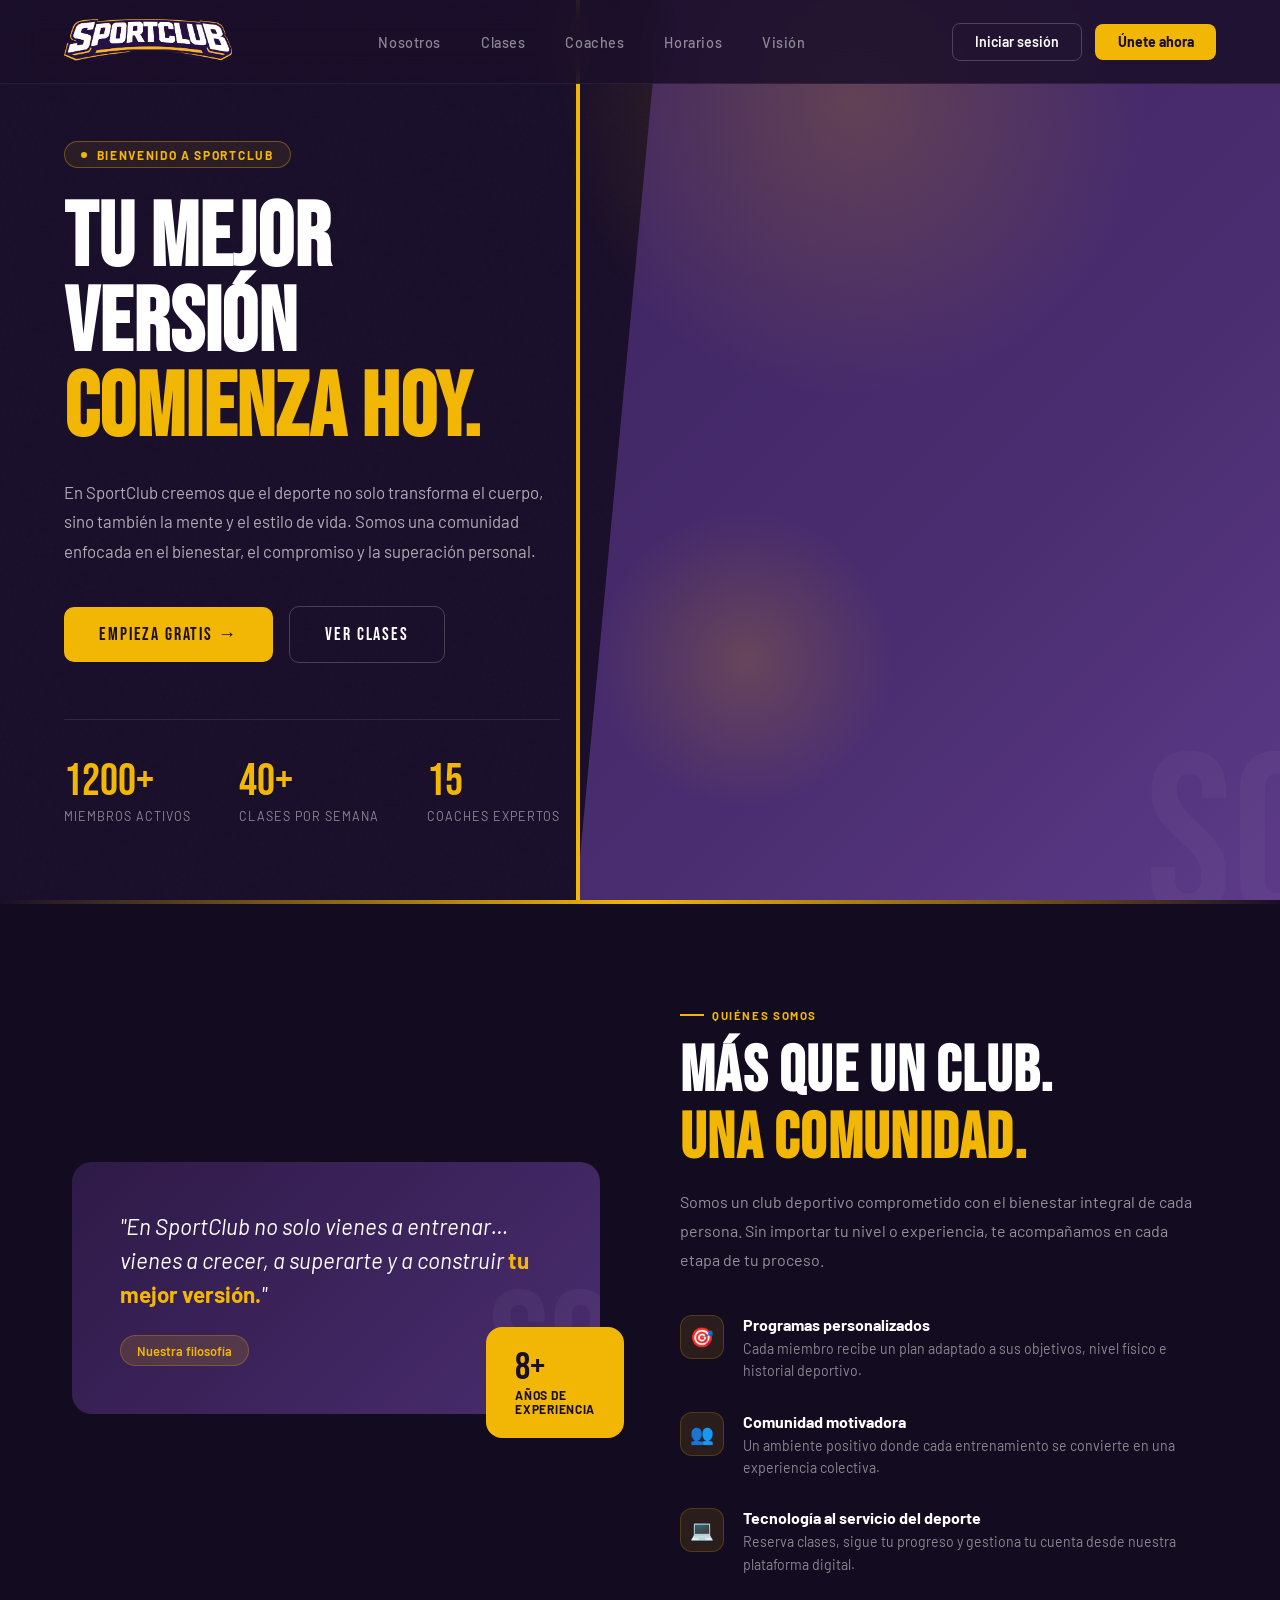
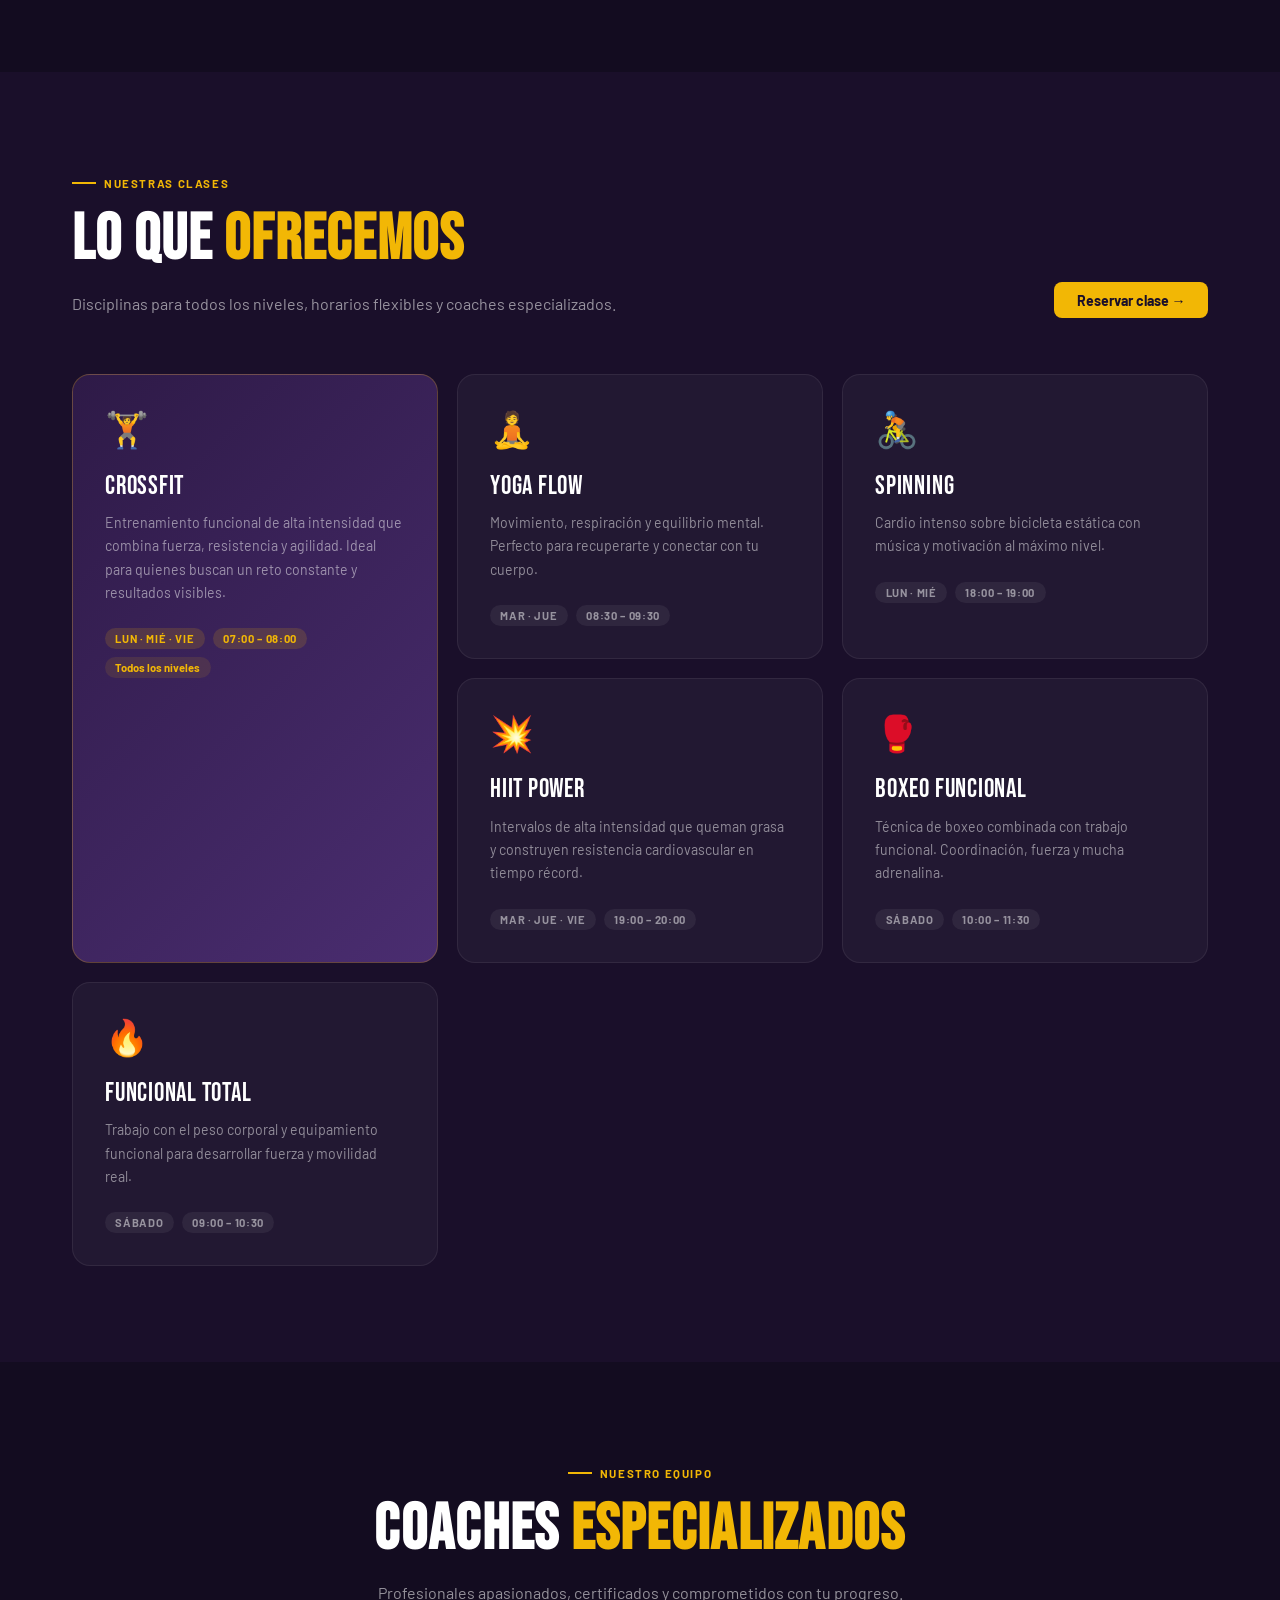
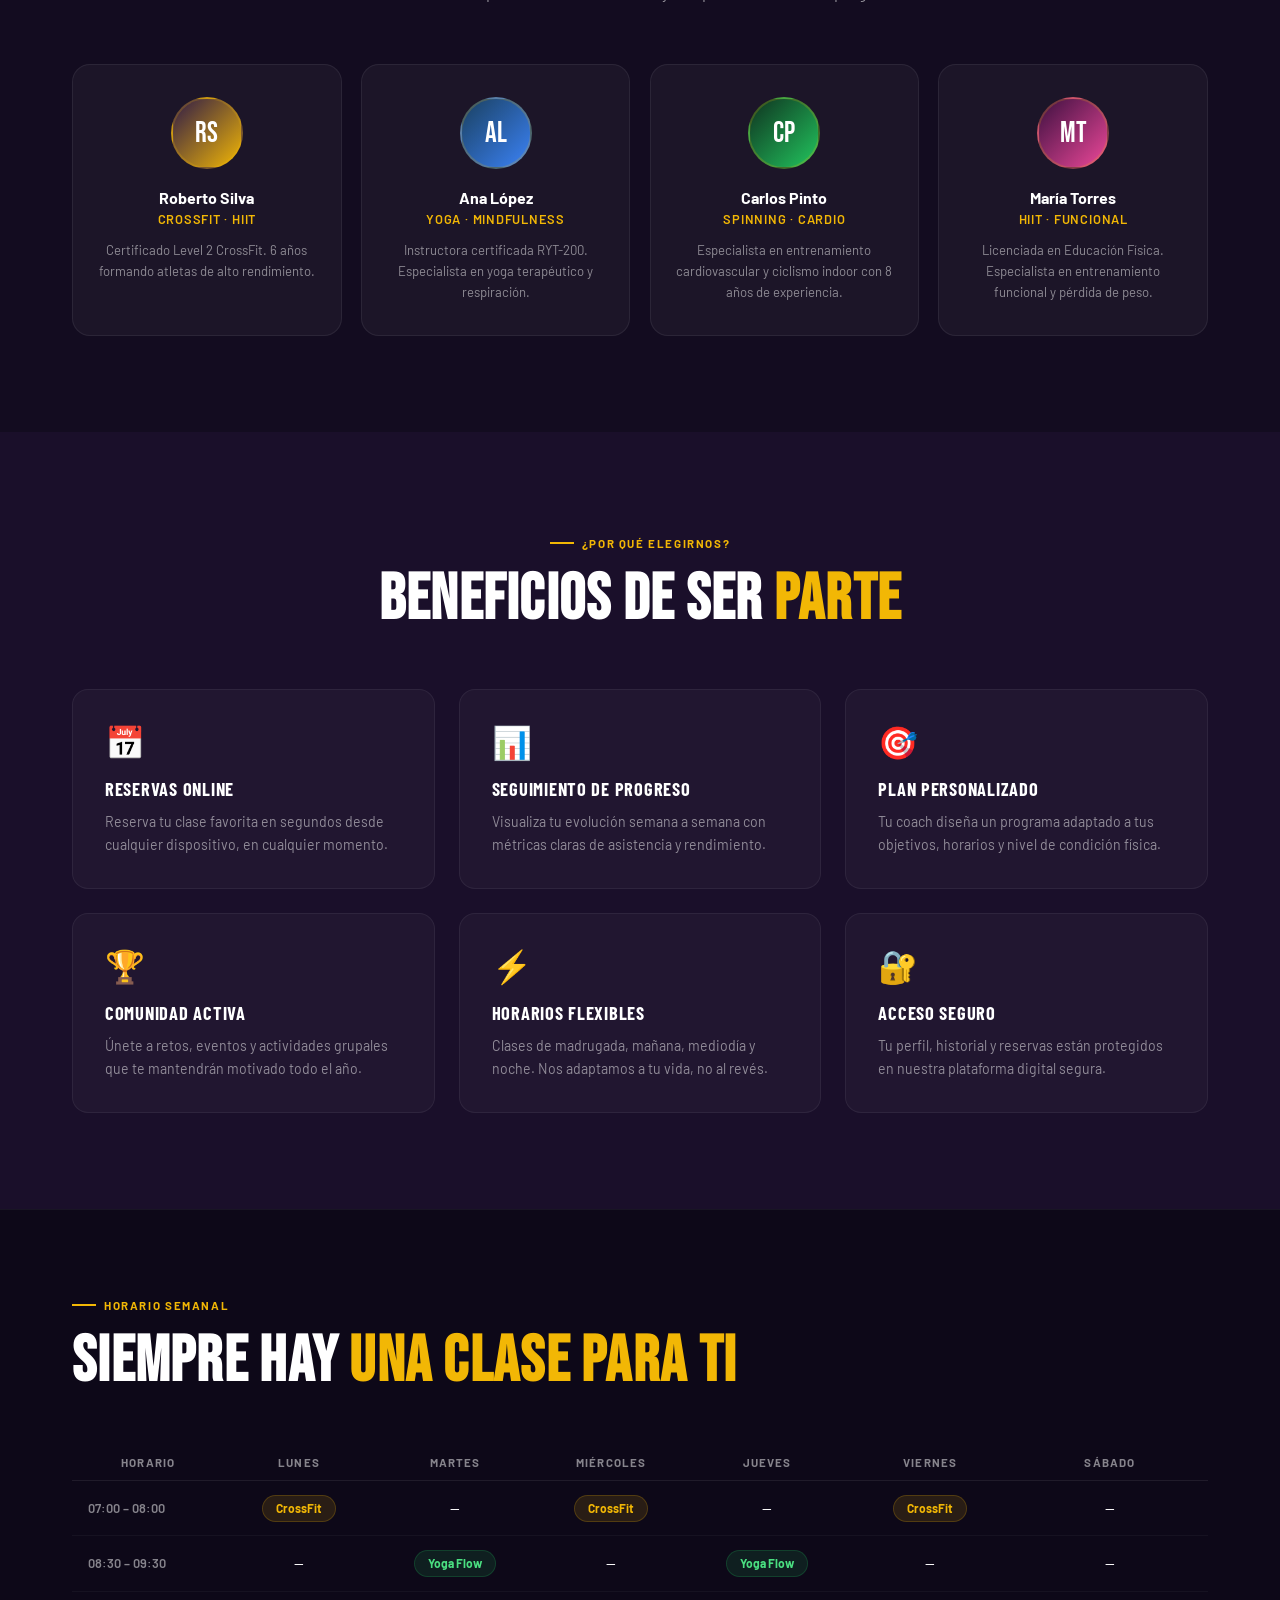
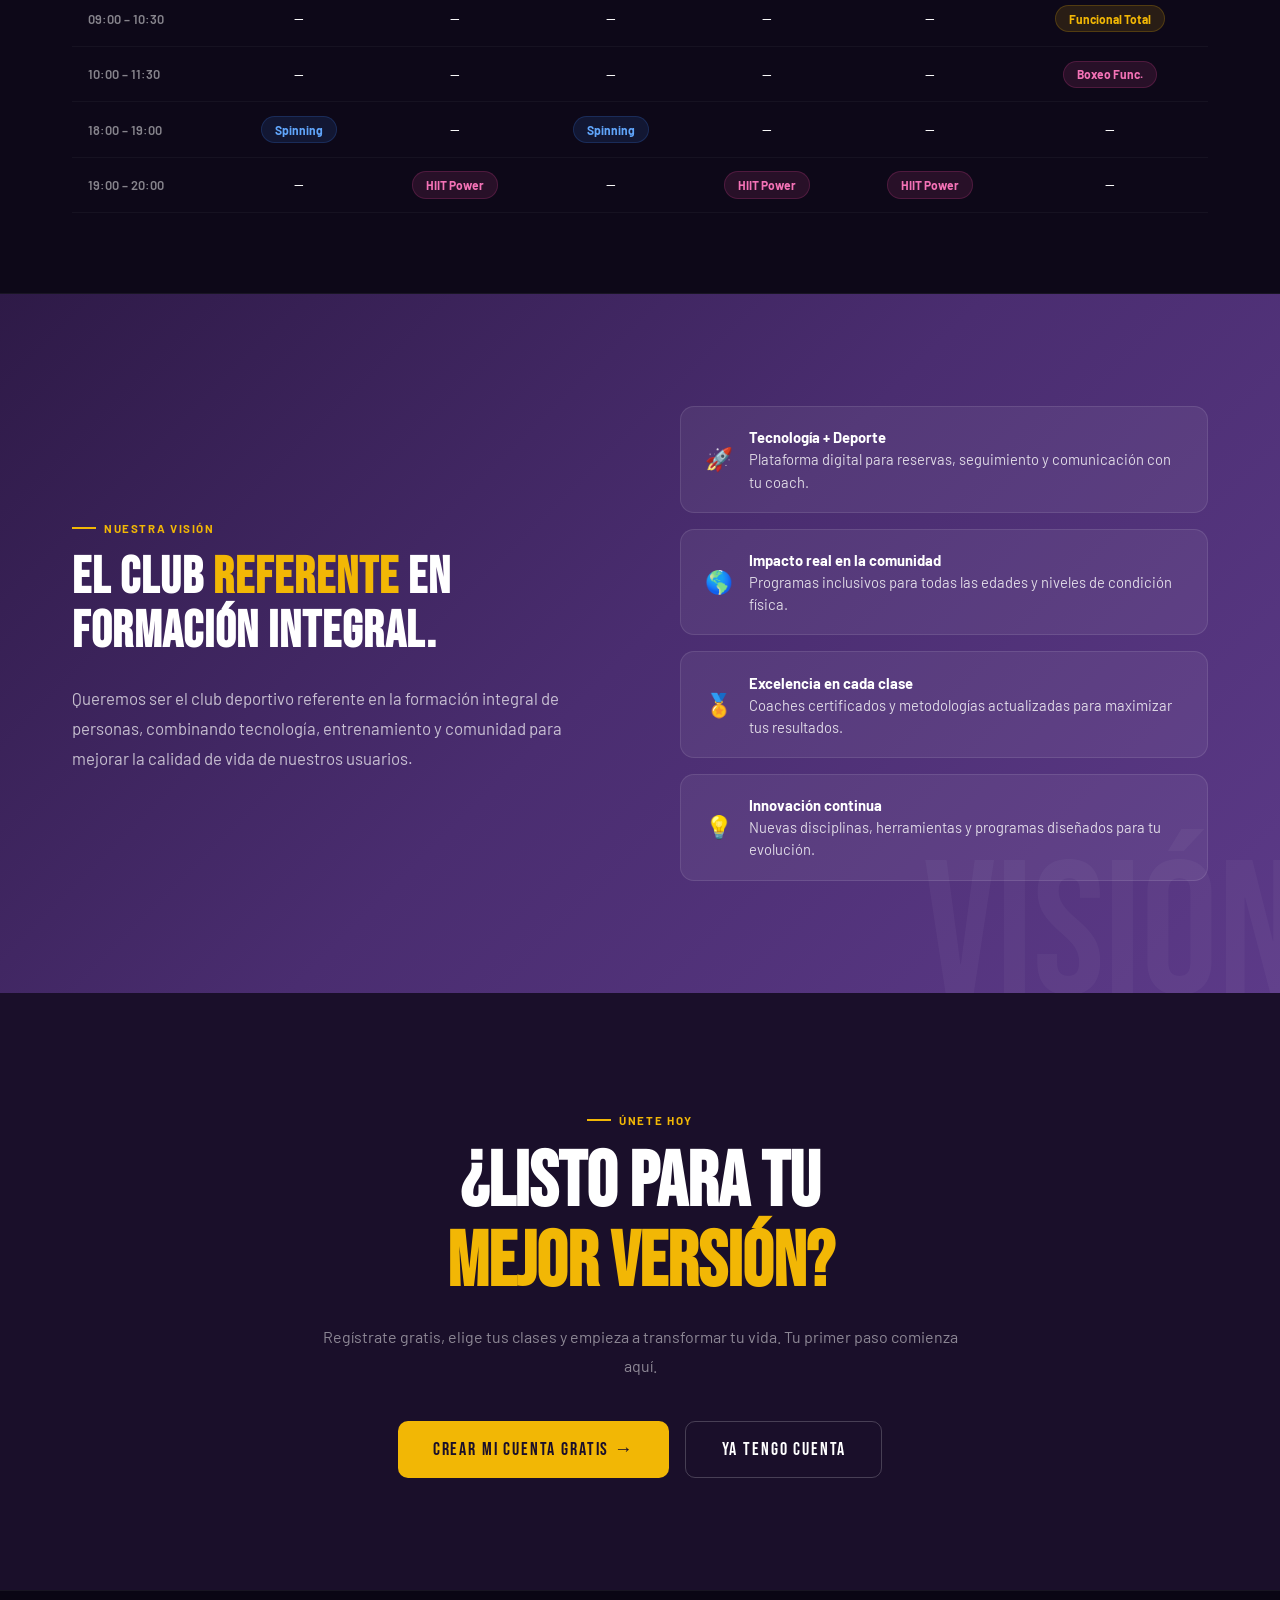
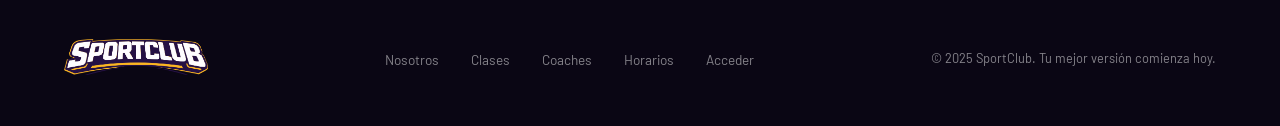
<file: index.html>
<!DOCTYPE html>
<html lang="es">
<head>
  <meta charset="UTF-8" />
  <meta name="viewport" content="width=device-width, initial-scale=1.0" />
  <title>SportClub – Tu mejor versión comienza hoy</title>
  <link rel="preconnect" href="https://fonts.googleapis.com" />
  <link rel="preconnect" href="https://fonts.gstatic.com" crossorigin />
  <link href="https://fonts.googleapis.com/css2?family=Bebas+Neue&family=Barlow:ital,wght@0,300;0,400;0,500;0,600;0,700;0,900;1,300;1,400&family=Barlow+Condensed:wght@400;600;700;900&display=swap" rel="stylesheet" />

  <style>
    /* ── TOKENS ──────────────────────────────────────────── */
    :root {
      --purple:       #2E1A47;
      --purple-mid:   #3d2460;
      --purple-light: #4a2d70;
      --purple-dark:  #1a0f2a;
      --gold:         #F2B705;
      --gold-dark:    #c99500;
      --gold-glow:    rgba(242,183,5,0.18);
      --white:        #FFFFFF;
      --muted:        rgba(255,255,255,0.5);
      --muted-light:  rgba(255,255,255,0.08);
    }

    *, *::before, *::after { box-sizing: border-box; margin: 0; padding: 0; }

    html { scroll-behavior: smooth; }

    body {
      font-family: 'Barlow', sans-serif;
      background: var(--purple-dark);
      color: var(--white);
      overflow-x: hidden;
    }

    /* ── NOISE OVERLAY ───────────────────────────────────── */
    body::before {
      content: '';
      position: fixed; inset: 0; pointer-events: none; z-index: 0;
      background-image: url("data:image/svg+xml,%3Csvg viewBox='0 0 256 256' xmlns='http://www.w3.org/2000/svg'%3E%3Cfilter id='noise'%3E%3CfeTurbulence type='fractalNoise' baseFrequency='0.9' numOctaves='4' stitchTiles='stitch'/%3E%3C/filter%3E%3Crect width='100%25' height='100%25' filter='url(%23noise)' opacity='0.04'/%3E%3C/svg%3E");
      opacity: 0.4;
    }

    /* ── NAVBAR ──────────────────────────────────────────── */
    .navbar {
      position: fixed; top: 0; left: 0; right: 0; z-index: 100;
      display: flex; align-items: center; justify-content: space-between;
      padding: 1.2rem 4rem;
      background: rgba(26,15,42,0.85);
      backdrop-filter: blur(16px);
      border-bottom: 1px solid rgba(255,255,255,0.06);
      transition: all 0.3s;
    }
    .navbar.scrolled {
      padding: 0.8rem 4rem;
      background: rgba(26,15,42,0.97);
    }
    .nav-logo img { height: 42px; width: auto; }
    .nav-links {
      display: flex; gap: 2.5rem; list-style: none;
    }
    .nav-links a {
      color: var(--muted);
      text-decoration: none;
      font-size: 0.9rem; font-weight: 500;
      letter-spacing: 0.04em;
      transition: color 0.2s;
    }
    .nav-links a:hover { color: var(--white); }
    .nav-cta {
      display: flex; gap: 0.8rem; align-items: center;
    }
    .btn-outline {
      padding: 0.6rem 1.4rem;
      border: 1.5px solid rgba(255,255,255,0.2);
      border-radius: 8px;
      color: var(--white);
      text-decoration: none;
      font-size: 0.88rem; font-weight: 600;
      transition: all 0.2s;
    }
    .btn-outline:hover { border-color: var(--gold); color: var(--gold); }
    .btn-gold {
      padding: 0.6rem 1.4rem;
      background: var(--gold);
      border-radius: 8px;
      color: var(--purple-dark);
      text-decoration: none;
      font-size: 0.88rem; font-weight: 700;
      transition: all 0.2s;
    }
    .btn-gold:hover { background: var(--gold-dark); }

    /* ── HERO ────────────────────────────────────────────── */
    .hero {
      min-height: 100vh;
      display: flex; align-items: center;
      position: relative; overflow: hidden;
      padding: 8rem 4rem 4rem;
    }

    /* Decorative diagonal stripe */
    .hero::before {
      content: '';
      position: absolute; top: 0; right: 0;
      width: 55%; height: 100%;
      background: linear-gradient(135deg, var(--purple-mid) 0%, var(--purple-light) 60%, #5c3a88 100%);
      clip-path: polygon(12% 0, 100% 0, 100% 100%, 0% 100%);
      z-index: 0;
    }
    /* Gold accent line */
    .hero::after {
      content: '';
      position: absolute; top: 0; right: calc(55% - 4px);
      width: 4px; height: 100%;
      background: var(--gold);
      z-index: 1;
    }

    /* Big ghost text */
    .hero-ghost {
      position: absolute; bottom: -60px; right: -40px;
      font-family: 'Bebas Neue', sans-serif;
      font-size: clamp(8rem, 18vw, 20rem);
      line-height: 1;
      color: rgba(255,255,255,0.03);
      pointer-events: none; z-index: 0;
      user-select: none;
      white-space: nowrap;
    }

    /* Gold floating shapes */
    .hero-circle {
      position: absolute;
      border-radius: 50%;
      background: radial-gradient(circle, var(--gold-glow) 0%, transparent 70%);
      pointer-events: none; z-index: 0;
    }
    .hero-circle-1 { width: 600px; height: 600px; top: -200px; right: 10%; }
    .hero-circle-2 { width: 300px; height: 300px; bottom: 10%; right: 30%; }

    .hero-content {
      position: relative; z-index: 2;
      max-width: 600px;
    }

    .hero-eyebrow {
      display: inline-flex; align-items: center; gap: 0.6rem;
      padding: 0.35rem 1rem;
      border: 1px solid rgba(242,183,5,0.35);
      border-radius: 30px;
      background: rgba(242,183,5,0.08);
      font-size: 0.75rem; font-weight: 700;
      letter-spacing: 0.14em; text-transform: uppercase;
      color: var(--gold);
      margin-bottom: 1.8rem;
    }
    .hero-eyebrow::before {
      content: ''; width: 6px; height: 6px; border-radius: 50%;
      background: var(--gold);
      animation: pulse 2s ease infinite;
    }
    @keyframes pulse {
      0%, 100% { opacity: 1; transform: scale(1); }
      50% { opacity: 0.4; transform: scale(0.7); }
    }

    .hero-title {
      font-family: 'Bebas Neue', sans-serif;
      font-size: clamp(3.5rem, 7vw, 6.5rem);
      line-height: 0.95;
      letter-spacing: 0.01em;
      text-transform: uppercase;
      margin-bottom: 1.6rem;
    }
    .hero-title em {
      font-style: normal;
      color: var(--gold);
      display: block;
    }

    .hero-desc {
      font-size: 1.05rem;
      color: rgba(255,255,255,0.65);
      line-height: 1.75;
      max-width: 480px;
      margin-bottom: 2.5rem;
    }

    .hero-actions {
      display: flex; gap: 1rem; flex-wrap: wrap; align-items: center;
    }
    .btn-primary-lg {
      padding: 1rem 2.2rem;
      background: var(--gold);
      border: none; border-radius: 10px;
      color: var(--purple-dark);
      font-family: 'Bebas Neue', sans-serif;
      font-size: 1.15rem; letter-spacing: 0.1em;
      text-decoration: none; cursor: pointer;
      transition: all 0.2s;
      display: inline-flex; align-items: center; gap: 0.5rem;
    }
    .btn-primary-lg:hover { background: var(--gold-dark); transform: translateY(-2px); }
    .btn-secondary-lg {
      padding: 1rem 2.2rem;
      border: 1.5px solid rgba(255,255,255,0.2);
      border-radius: 10px;
      color: var(--white);
      font-family: 'Bebas Neue', sans-serif;
      font-size: 1.15rem; letter-spacing: 0.1em;
      text-decoration: none;
      transition: all 0.2s;
    }
    .btn-secondary-lg:hover { border-color: rgba(255,255,255,0.5); }

    .hero-stats {
      display: flex; gap: 3rem;
      margin-top: 3.5rem;
      padding-top: 2.5rem;
      border-top: 1px solid rgba(255,255,255,0.1);
    }
    .hero-stat-value {
      font-family: 'Bebas Neue', sans-serif;
      font-size: 2.8rem; line-height: 1;
      color: var(--gold);
    }
    .hero-stat-label {
      font-size: 0.78rem; color: var(--muted);
      text-transform: uppercase; letter-spacing: 0.08em;
      margin-top: 4px;
    }

    /* ── SECTION BASE ────────────────────────────────────── */
    section { position: relative; z-index: 1; }
    .section-inner { max-width: 1200px; margin: 0 auto; padding: 6rem 2rem; }

    .section-tag {
      display: inline-flex; align-items: center; gap: 0.5rem;
      font-size: 0.72rem; font-weight: 700; letter-spacing: 0.14em;
      text-transform: uppercase; color: var(--gold);
      margin-bottom: 1rem;
    }
    .section-tag::before {
      content: ''; width: 24px; height: 2px; background: var(--gold);
    }
    .section-title {
      font-family: 'Bebas Neue', sans-serif;
      font-size: clamp(2.5rem, 5vw, 4rem);
      line-height: 1.05; letter-spacing: 0.02em;
      margin-bottom: 1rem;
    }
    .section-title em { font-style: normal; color: var(--gold); }
    .section-desc {
      color: rgba(255,255,255,0.55);
      font-size: 1rem; line-height: 1.8;
      max-width: 560px;
    }

    /* ── ABOUT ───────────────────────────────────────────── */
    .about { background: #130c20; }

    .about-grid {
      display: grid;
      grid-template-columns: 1fr 1fr;
      gap: 5rem; align-items: center;
    }
    .about-visual {
      position: relative;
    }
    .about-card-main {
      background: linear-gradient(135deg, var(--purple) 0%, var(--purple-light) 100%);
      border-radius: 20px;
      padding: 3rem;
      position: relative; overflow: hidden;
    }
    .about-card-main::before {
      content: 'SC';
      font-family: 'Bebas Neue', sans-serif;
      font-size: 10rem; line-height: 1;
      color: rgba(255,255,255,0.04);
      position: absolute; bottom: -20px; right: -10px;
    }
    .about-quote {
      font-family: 'Barlow', sans-serif;
      font-style: italic;
      font-size: 1.4rem; line-height: 1.5;
      color: var(--white);
      margin-bottom: 1.5rem;
    }
    .about-quote span { color: var(--gold); font-style: normal; font-weight: 700; }
    .about-pill {
      display: inline-block;
      padding: 0.4rem 1rem; border-radius: 20px;
      background: rgba(242,183,5,0.15);
      border: 1px solid rgba(242,183,5,0.25);
      color: var(--gold); font-size: 0.8rem; font-weight: 600;
    }

    .about-float {
      position: absolute; bottom: -24px; right: -24px;
      background: var(--gold);
      border-radius: 16px;
      padding: 1.4rem 1.8rem;
      color: var(--purple-dark);
    }
    .about-float-num {
      font-family: 'Bebas Neue', sans-serif;
      font-size: 2.4rem; line-height: 1;
    }
    .about-float-txt {
      font-size: 0.75rem; font-weight: 700;
      text-transform: uppercase; letter-spacing: 0.06em;
    }

    .about-features {
      display: flex; flex-direction: column; gap: 1.8rem;
      margin-top: 2.5rem;
    }
    .about-feature {
      display: flex; gap: 1.2rem; align-items: flex-start;
    }
    .about-feature-icon {
      width: 44px; height: 44px; flex-shrink: 0;
      background: rgba(242,183,5,0.1);
      border: 1px solid rgba(242,183,5,0.2);
      border-radius: 12px;
      display: grid; place-items: center;
      font-size: 1.2rem;
    }
    .about-feature-title { font-weight: 700; font-size: 1rem; margin-bottom: 4px; }
    .about-feature-desc { color: var(--muted); font-size: 0.88rem; line-height: 1.6; }

    /* ── SERVICES (CLASES) ───────────────────────────────── */
    .services { background: var(--purple-dark); }

    .services-header {
      display: flex; align-items: flex-end; justify-content: space-between;
      margin-bottom: 3.5rem;
    }

    .classes-grid {
      display: grid;
      grid-template-columns: repeat(3, 1fr);
      gap: 1.2rem;
    }

    .class-card {
      background: rgba(255,255,255,0.04);
      border: 1px solid rgba(255,255,255,0.07);
      border-radius: 18px;
      padding: 2rem;
      transition: all 0.3s;
      cursor: default;
      position: relative; overflow: hidden;
    }
    .class-card::before {
      content: '';
      position: absolute; inset: 0;
      background: linear-gradient(135deg, transparent 60%, var(--gold-glow));
      opacity: 0; transition: opacity 0.3s;
    }
    .class-card:hover {
      border-color: rgba(242,183,5,0.3);
      transform: translateY(-4px);
      box-shadow: 0 20px 60px rgba(0,0,0,0.4);
    }
    .class-card:hover::before { opacity: 1; }

    .class-card.featured {
      background: linear-gradient(135deg, var(--purple) 0%, var(--purple-light) 100%);
      border-color: rgba(242,183,5,0.25);
      grid-row: span 2;
    }

    .class-emoji { font-size: 2.2rem; margin-bottom: 1.2rem; display: block; }
    .class-name {
      font-family: 'Bebas Neue', sans-serif;
      font-size: 1.6rem; letter-spacing: 0.03em;
      margin-bottom: 0.6rem;
    }
    .class-desc {
      color: var(--muted); font-size: 0.88rem; line-height: 1.65;
      margin-bottom: 1.5rem;
    }
    .class-meta {
      display: flex; gap: 0.5rem; flex-wrap: wrap;
    }
    .class-tag {
      padding: 0.25rem 0.65rem; border-radius: 20px;
      font-size: 0.7rem; font-weight: 700; letter-spacing: 0.06em;
      text-transform: uppercase;
      background: rgba(255,255,255,0.06);
      color: rgba(255,255,255,0.5);
    }
    .class-card.featured .class-tag {
      background: rgba(242,183,5,0.15);
      color: var(--gold);
    }
    .class-level {
      padding: 0.25rem 0.65rem; border-radius: 20px;
      font-size: 0.7rem; font-weight: 700;
      background: rgba(242,183,5,0.1);
      color: var(--gold);
    }

    /* ── COACHES ─────────────────────────────────────────── */
    .coaches { background: #130c20; }

    .coaches-grid {
      display: grid;
      grid-template-columns: repeat(4, 1fr);
      gap: 1.2rem;
      margin-top: 3.5rem;
    }
    .coach-card {
      background: rgba(255,255,255,0.04);
      border: 1px solid rgba(255,255,255,0.07);
      border-radius: 18px;
      padding: 2rem 1.5rem;
      text-align: center;
      transition: all 0.3s;
    }
    .coach-card:hover {
      border-color: rgba(242,183,5,0.25);
      transform: translateY(-4px);
    }
    .coach-avatar {
      width: 72px; height: 72px; border-radius: 50%;
      margin: 0 auto 1.2rem;
      display: grid; place-items: center;
      font-family: 'Bebas Neue', sans-serif;
      font-size: 1.8rem;
      border: 2px solid rgba(242,183,5,0.2);
    }
    .coach-name { font-weight: 700; font-size: 1rem; margin-bottom: 4px; }
    .coach-specialty {
      font-size: 0.8rem; color: var(--gold);
      font-weight: 600; text-transform: uppercase;
      letter-spacing: 0.06em; margin-bottom: 0.8rem;
    }
    .coach-desc { font-size: 0.82rem; color: var(--muted); line-height: 1.6; }

    /* ── BENEFITS ────────────────────────────────────────── */
    .benefits { background: var(--purple-dark); }

    .benefits-grid {
      display: grid;
      grid-template-columns: repeat(3, 1fr);
      gap: 1.5rem;
      margin-top: 3.5rem;
    }
    .benefit-card {
      background: rgba(255,255,255,0.03);
      border: 1px solid rgba(255,255,255,0.06);
      border-radius: 16px;
      padding: 2rem;
      transition: border-color 0.3s;
    }
    .benefit-card:hover { border-color: rgba(242,183,5,0.2); }
    .benefit-icon {
      font-size: 2rem; margin-bottom: 1rem; display: block;
    }
    .benefit-title {
      font-family: 'Barlow Condensed', sans-serif;
      font-size: 1.15rem; font-weight: 700;
      letter-spacing: 0.04em; text-transform: uppercase;
      margin-bottom: 0.6rem;
    }
    .benefit-desc { font-size: 0.88rem; color: var(--muted); line-height: 1.65; }

    /* ── VISION ──────────────────────────────────────────── */
    .vision {
      background: linear-gradient(135deg, var(--purple) 0%, var(--purple-light) 50%, #5c3a88 100%);
      position: relative; overflow: hidden;
    }
    .vision::before {
      content: 'VISIÓN';
      font-family: 'Bebas Neue', sans-serif;
      font-size: clamp(6rem, 15vw, 16rem);
      color: rgba(255,255,255,0.04);
      position: absolute; bottom: -40px; right: -20px;
      line-height: 1; pointer-events: none;
    }
    .vision-inner {
      max-width: 1200px; margin: 0 auto;
      padding: 7rem 2rem;
      display: grid; grid-template-columns: 1fr 1fr; gap: 5rem; align-items: center;
    }
    .vision-text .section-title { font-size: clamp(2.2rem, 4vw, 3.5rem); }
    .vision-desc {
      font-size: 1.05rem; line-height: 1.8;
      color: rgba(255,255,255,0.7);
      margin-top: 1.5rem;
    }
    .vision-pills {
      display: flex; flex-direction: column; gap: 1rem;
    }
    .vision-pill {
      display: flex; align-items: center; gap: 1rem;
      padding: 1.2rem 1.5rem;
      background: rgba(255,255,255,0.06);
      border: 1px solid rgba(255,255,255,0.1);
      border-radius: 14px;
      transition: all 0.2s;
    }
    .vision-pill:hover {
      background: rgba(242,183,5,0.1);
      border-color: rgba(242,183,5,0.25);
    }
    .vision-pill-icon {
      font-size: 1.4rem; flex-shrink: 0;
    }
    .vision-pill-text { font-size: 0.92rem; line-height: 1.5; color: rgba(255,255,255,0.8); }
    .vision-pill-text strong { color: var(--white); }

    /* ── SCHEDULE STRIP ──────────────────────────────────── */
    .schedule-strip {
      background: #0d0818;
      border-top: 1px solid rgba(255,255,255,0.05);
      border-bottom: 1px solid rgba(255,255,255,0.05);
    }
    .schedule-inner { max-width: 1200px; margin: 0 auto; padding: 5rem 2rem; }
    .schedule-table-wrap { overflow-x: auto; margin-top: 3rem; }
    .schedule-table {
      width: 100%; border-collapse: collapse;
      min-width: 700px;
    }
    .schedule-table th {
      padding: 0.7rem 1rem;
      font-size: 0.72rem; font-weight: 700;
      letter-spacing: 0.1em; text-transform: uppercase;
      color: var(--muted);
      border-bottom: 1px solid rgba(255,255,255,0.08);
      text-align: center;
    }
    .schedule-table td {
      padding: 0.85rem 1rem;
      text-align: center;
      border-bottom: 1px solid rgba(255,255,255,0.04);
      font-size: 0.88rem;
    }
    .schedule-table .time-cell {
      text-align: left; color: var(--muted);
      font-size: 0.8rem; font-weight: 600;
    }
    .sch-pill {
      display: inline-block;
      padding: 0.35rem 0.8rem; border-radius: 20px;
      font-size: 0.75rem; font-weight: 700;
      background: rgba(242,183,5,0.12);
      color: var(--gold);
      border: 1px solid rgba(242,183,5,0.2);
    }
    .sch-pill.blue {
      background: rgba(59,130,246,0.12); color: #60a5fa;
      border-color: rgba(59,130,246,0.2);
    }
    .sch-pill.green {
      background: rgba(34,197,94,0.12); color: #4ade80;
      border-color: rgba(34,197,94,0.2);
    }
    .sch-pill.pink {
      background: rgba(236,72,153,0.12); color: #f472b6;
      border-color: rgba(236,72,153,0.2);
    }

    /* ── CTA ─────────────────────────────────────────────── */
    .cta-section {
      background: var(--purple-dark);
      text-align: center;
    }
    .cta-inner {
      max-width: 720px; margin: 0 auto;
      padding: 7rem 2rem;
    }
    .cta-title {
      font-family: 'Bebas Neue', sans-serif;
      font-size: clamp(2.8rem, 6vw, 5rem);
      line-height: 1.05; margin-bottom: 1.2rem;
    }
    .cta-title em { font-style: normal; color: var(--gold); }
    .cta-desc { color: var(--muted); font-size: 1rem; line-height: 1.8; margin-bottom: 2.5rem; }
    .cta-actions { display: flex; gap: 1rem; justify-content: center; flex-wrap: wrap; }

    /* ── FOOTER ──────────────────────────────────────────── */
    footer {
      background: #0a0614;
      border-top: 1px solid rgba(255,255,255,0.06);
      padding: 3rem 4rem;
      display: flex; align-items: center; justify-content: space-between;
      flex-wrap: wrap; gap: 1.5rem;
    }
    .footer-logo img { height: 36px; }
    .footer-links {
      display: flex; gap: 2rem; list-style: none;
    }
    .footer-links a {
      color: var(--muted); text-decoration: none;
      font-size: 0.85rem; transition: color 0.2s;
    }
    .footer-links a:hover { color: var(--white); }
    .footer-copy { color: var(--muted); font-size: 0.8rem; }

    /* ── SCROLL ANIMATIONS ───────────────────────────────── */
    .reveal {
      opacity: 0; transform: translateY(32px);
      transition: opacity 0.7s ease, transform 0.7s ease;
    }
    .reveal.visible {
      opacity: 1; transform: translateY(0);
    }
    .reveal-delay-1 { transition-delay: 0.1s; }
    .reveal-delay-2 { transition-delay: 0.2s; }
    .reveal-delay-3 { transition-delay: 0.3s; }
    .reveal-delay-4 { transition-delay: 0.4s; }
    .reveal-delay-5 { transition-delay: 0.5s; }

    /* ── HERO ENTRANCE ANIMATIONS ────────────────────────── */
    @keyframes fadeUp {
      from { opacity: 0; transform: translateY(30px); }
      to   { opacity: 1; transform: translateY(0); }
    }
    .hero-eyebrow { animation: fadeUp 0.7s ease 0.1s both; }
    .hero-title   { animation: fadeUp 0.7s ease 0.25s both; }
    .hero-desc    { animation: fadeUp 0.7s ease 0.4s both; }
    .hero-actions { animation: fadeUp 0.7s ease 0.55s both; }
    .hero-stats   { animation: fadeUp 0.7s ease 0.7s both; }

    /* ── DIAGONAL DIVIDER ────────────────────────────────── */
    .divider-gold {
      width: 100%; height: 4px;
      background: linear-gradient(90deg, transparent, var(--gold), transparent);
    }

    /* ── RESPONSIVE ──────────────────────────────────────── */
    @media (max-width: 1024px) {
      .navbar { padding: 1rem 2rem; }
      .navbar.scrolled { padding: 0.8rem 2rem; }
      .hero { padding: 8rem 2rem 4rem; }
      .about-grid, .vision-inner { grid-template-columns: 1fr; gap: 3rem; }
      .classes-grid { grid-template-columns: 1fr 1fr; }
      .class-card.featured { grid-row: span 1; }
      .coaches-grid { grid-template-columns: 1fr 1fr; }
      .benefits-grid { grid-template-columns: 1fr 1fr; }
    }
    @media (max-width: 640px) {
      .nav-links { display: none; }
      .hero::before { width: 100%; clip-path: none; opacity: 0.3; }
      .hero::after { display: none; }
      .classes-grid, .coaches-grid, .benefits-grid { grid-template-columns: 1fr; }
      .services-header { flex-direction: column; align-items: flex-start; gap: 1rem; }
      footer { flex-direction: column; align-items: flex-start; padding: 2rem; }
      .hero-stats { flex-wrap: wrap; gap: 1.5rem; }
    }
  </style>
</head>
<body>

  <!-- ── NAVBAR ─────────────────────────────────────────── -->
  <nav class="navbar" id="navbar">
    <div class="nav-logo">
      <a href="#"><img src="logo.png" alt="SportClub" /></a>
    </div>
    <ul class="nav-links">
      <li><a href="#nosotros">Nosotros</a></li>
      <li><a href="#clases">Clases</a></li>
      <li><a href="#coaches">Coaches</a></li>
      <li><a href="#horarios">Horarios</a></li>
      <li><a href="#vision">Visión</a></li>
    </ul>
    <div class="nav-cta">
      <a href="login.html" class="btn-outline">Iniciar sesión</a>
      <a href="register.html" class="btn-gold">Únete ahora</a>
    </div>
  </nav>

  <!-- ── HERO ───────────────────────────────────────────── -->
  <section class="hero">
    <div class="hero-circle hero-circle-1"></div>
    <div class="hero-circle hero-circle-2"></div>
    <div class="hero-ghost">SC</div>

    <div class="hero-content">
      <div class="hero-eyebrow">Bienvenido a SportClub</div>

      <h1 class="hero-title">
        Tu mejor<br>versión<br><em>comienza hoy.</em>
      </h1>

      <p class="hero-desc">
        En SportClub creemos que el deporte no solo transforma el cuerpo,
        sino también la mente y el estilo de vida. Somos una comunidad
        enfocada en el bienestar, el compromiso y la superación personal.
      </p>

      <div class="hero-actions">
        <a href="register.html" class="btn-primary-lg">Empieza gratis →</a>
        <a href="#clases" class="btn-secondary-lg">Ver clases</a>
      </div>

      <div class="hero-stats">
        <div>
          <div class="hero-stat-value">1200+</div>
          <div class="hero-stat-label">Miembros activos</div>
        </div>
        <div>
          <div class="hero-stat-value">40+</div>
          <div class="hero-stat-label">Clases por semana</div>
        </div>
        <div>
          <div class="hero-stat-value">15</div>
          <div class="hero-stat-label">Coaches expertos</div>
        </div>
      </div>
    </div>
  </section>

  <div class="divider-gold"></div>

  <!-- ── NOSOTROS ────────────────────────────────────────── -->
  <section class="about" id="nosotros">
    <div class="section-inner">
      <div class="about-grid">

        <div class="about-visual reveal">
          <div class="about-card-main">
            <p class="about-quote">
              "En SportClub no solo vienes a entrenar…<br>
              vienes a crecer, a superarte y a construir
              <span>tu mejor versión.</span>"
            </p>
            <span class="about-pill">Nuestra filosofía</span>
          </div>
          <div class="about-float">
            <div class="about-float-num">8+</div>
            <div class="about-float-txt">Años de<br>experiencia</div>
          </div>
        </div>

        <div>
          <div class="section-tag reveal">Quiénes somos</div>
          <h2 class="section-title reveal reveal-delay-1">
            Más que un club.<br><em>Una comunidad.</em>
          </h2>
          <p class="section-desc reveal reveal-delay-2">
            Somos un club deportivo comprometido con el bienestar integral de cada persona.
            Sin importar tu nivel o experiencia, te acompañamos en cada etapa de tu proceso.
          </p>

          <div class="about-features">
            <div class="about-feature reveal reveal-delay-2">
              <div class="about-feature-icon">🎯</div>
              <div>
                <div class="about-feature-title">Programas personalizados</div>
                <div class="about-feature-desc">Cada miembro recibe un plan adaptado a sus objetivos, nivel físico e historial deportivo.</div>
              </div>
            </div>
            <div class="about-feature reveal reveal-delay-3">
              <div class="about-feature-icon">👥</div>
              <div>
                <div class="about-feature-title">Comunidad motivadora</div>
                <div class="about-feature-desc">Un ambiente positivo donde cada entrenamiento se convierte en una experiencia colectiva.</div>
              </div>
            </div>
            <div class="about-feature reveal reveal-delay-4">
              <div class="about-feature-icon">💻</div>
              <div>
                <div class="about-feature-title">Tecnología al servicio del deporte</div>
                <div class="about-feature-desc">Reserva clases, sigue tu progreso y gestiona tu cuenta desde nuestra plataforma digital.</div>
              </div>
            </div>
          </div>
        </div>

      </div>
    </div>
  </section>

  <!-- ── CLASES ──────────────────────────────────────────── -->
  <section class="services" id="clases">
    <div class="section-inner">
      <div class="services-header">
        <div>
          <div class="section-tag reveal">Nuestras clases</div>
          <h2 class="section-title reveal reveal-delay-1">Lo que <em>ofrecemos</em></h2>
          <p class="section-desc reveal reveal-delay-2">Disciplinas para todos los niveles, horarios flexibles y coaches especializados.</p>
        </div>
        <a href="register.html" class="btn-gold reveal reveal-delay-2" style="white-space:nowrap; flex-shrink:0;">Reservar clase →</a>
      </div>

      <div class="classes-grid">

        <div class="class-card featured reveal">
          <span class="class-emoji">🏋️</span>
          <div class="class-name">CrossFit</div>
          <p class="class-desc">
            Entrenamiento funcional de alta intensidad que combina fuerza, resistencia y agilidad.
            Ideal para quienes buscan un reto constante y resultados visibles.
          </p>
          <div class="class-meta">
            <span class="class-tag">Lun · Mié · Vie</span>
            <span class="class-tag">07:00 – 08:00</span>
            <span class="class-level">Todos los niveles</span>
          </div>
        </div>

        <div class="class-card reveal reveal-delay-1">
          <span class="class-emoji">🧘</span>
          <div class="class-name">Yoga Flow</div>
          <p class="class-desc">
            Movimiento, respiración y equilibrio mental. Perfecto para recuperarte y conectar con tu cuerpo.
          </p>
          <div class="class-meta">
            <span class="class-tag">Mar · Jue</span>
            <span class="class-tag">08:30 – 09:30</span>
          </div>
        </div>

        <div class="class-card reveal reveal-delay-2">
          <span class="class-emoji">🚴</span>
          <div class="class-name">Spinning</div>
          <p class="class-desc">
            Cardio intenso sobre bicicleta estática con música y motivación al máximo nivel.
          </p>
          <div class="class-meta">
            <span class="class-tag">Lun · Mié</span>
            <span class="class-tag">18:00 – 19:00</span>
          </div>
        </div>

        <div class="class-card reveal reveal-delay-1">
          <span class="class-emoji">💥</span>
          <div class="class-name">HIIT Power</div>
          <p class="class-desc">
            Intervalos de alta intensidad que queman grasa y construyen resistencia cardiovascular en tiempo récord.
          </p>
          <div class="class-meta">
            <span class="class-tag">Mar · Jue · Vie</span>
            <span class="class-tag">19:00 – 20:00</span>
          </div>
        </div>

        <div class="class-card reveal reveal-delay-2">
          <span class="class-emoji">🥊</span>
          <div class="class-name">Boxeo Funcional</div>
          <p class="class-desc">
            Técnica de boxeo combinada con trabajo funcional. Coordinación, fuerza y mucha adrenalina.
          </p>
          <div class="class-meta">
            <span class="class-tag">Sábado</span>
            <span class="class-tag">10:00 – 11:30</span>
          </div>
        </div>

        <div class="class-card reveal reveal-delay-3">
          <span class="class-emoji">🔥</span>
          <div class="class-name">Funcional Total</div>
          <p class="class-desc">
            Trabajo con el peso corporal y equipamiento funcional para desarrollar fuerza y movilidad real.
          </p>
          <div class="class-meta">
            <span class="class-tag">Sábado</span>
            <span class="class-tag">09:00 – 10:30</span>
          </div>
        </div>

      </div>
    </div>
  </section>

  <!-- ── COACHES ─────────────────────────────────────────── -->
  <section class="coaches" id="coaches">
    <div class="section-inner">
      <div style="text-align:center;">
        <div class="section-tag reveal" style="justify-content:center;">Nuestro equipo</div>
        <h2 class="section-title reveal reveal-delay-1">Coaches <em>especializados</em></h2>
        <p class="section-desc reveal reveal-delay-2" style="margin:0 auto; text-align:center;">
          Profesionales apasionados, certificados y comprometidos con tu progreso.
        </p>
      </div>

      <div class="coaches-grid">
        <div class="coach-card reveal reveal-delay-1">
          <div class="coach-avatar" style="background:linear-gradient(135deg,#2E1A47,#F2B705);">RS</div>
          <div class="coach-name">Roberto Silva</div>
          <div class="coach-specialty">CrossFit · HIIT</div>
          <p class="coach-desc">Certificado Level 2 CrossFit. 6 años formando atletas de alto rendimiento.</p>
        </div>
        <div class="coach-card reveal reveal-delay-2">
          <div class="coach-avatar" style="background:linear-gradient(135deg,#1a4060,#3B82F6);">AL</div>
          <div class="coach-name">Ana López</div>
          <div class="coach-specialty">Yoga · Mindfulness</div>
          <p class="coach-desc">Instructora certificada RYT-200. Especialista en yoga terapéutico y respiración.</p>
        </div>
        <div class="coach-card reveal reveal-delay-3">
          <div class="coach-avatar" style="background:linear-gradient(135deg,#0f3320,#22c55e);">CP</div>
          <div class="coach-name">Carlos Pinto</div>
          <div class="coach-specialty">Spinning · Cardio</div>
          <p class="coach-desc">Especialista en entrenamiento cardiovascular y ciclismo indoor con 8 años de experiencia.</p>
        </div>
        <div class="coach-card reveal reveal-delay-4">
          <div class="coach-avatar" style="background:linear-gradient(135deg,#3d1040,#ec4899);">MT</div>
          <div class="coach-name">María Torres</div>
          <div class="coach-specialty">HIIT · Funcional</div>
          <p class="coach-desc">Licenciada en Educación Física. Especialista en entrenamiento funcional y pérdida de peso.</p>
        </div>
      </div>
    </div>
  </section>

  <!-- ── BENEFICIOS ──────────────────────────────────────── -->
  <section class="benefits">
    <div class="section-inner">
      <div style="text-align:center; margin-bottom:0;">
        <div class="section-tag reveal" style="justify-content:center;">¿Por qué elegirnos?</div>
        <h2 class="section-title reveal reveal-delay-1">Beneficios de ser <em>parte</em></h2>
      </div>

      <div class="benefits-grid">
        <div class="benefit-card reveal reveal-delay-1">
          <span class="benefit-icon">📅</span>
          <div class="benefit-title">Reservas online</div>
          <p class="benefit-desc">Reserva tu clase favorita en segundos desde cualquier dispositivo, en cualquier momento.</p>
        </div>
        <div class="benefit-card reveal reveal-delay-2">
          <span class="benefit-icon">📊</span>
          <div class="benefit-title">Seguimiento de progreso</div>
          <p class="benefit-desc">Visualiza tu evolución semana a semana con métricas claras de asistencia y rendimiento.</p>
        </div>
        <div class="benefit-card reveal reveal-delay-3">
          <span class="benefit-icon">🎯</span>
          <div class="benefit-title">Plan personalizado</div>
          <p class="benefit-desc">Tu coach diseña un programa adaptado a tus objetivos, horarios y nivel de condición física.</p>
        </div>
        <div class="benefit-card reveal reveal-delay-1">
          <span class="benefit-icon">🏆</span>
          <div class="benefit-title">Comunidad activa</div>
          <p class="benefit-desc">Únete a retos, eventos y actividades grupales que te mantendrán motivado todo el año.</p>
        </div>
        <div class="benefit-card reveal reveal-delay-2">
          <span class="benefit-icon">⚡</span>
          <div class="benefit-title">Horarios flexibles</div>
          <p class="benefit-desc">Clases de madrugada, mañana, mediodía y noche. Nos adaptamos a tu vida, no al revés.</p>
        </div>
        <div class="benefit-card reveal reveal-delay-3">
          <span class="benefit-icon">🔐</span>
          <div class="benefit-title">Acceso seguro</div>
          <p class="benefit-desc">Tu perfil, historial y reservas están protegidos en nuestra plataforma digital segura.</p>
        </div>
      </div>
    </div>
  </section>

  <!-- ── HORARIOS ────────────────────────────────────────── -->
  <section class="schedule-strip" id="horarios">
    <div class="schedule-inner">
      <div class="section-tag reveal">Horario semanal</div>
      <h2 class="section-title reveal reveal-delay-1">Siempre hay <em>una clase para ti</em></h2>

      <div class="schedule-table-wrap reveal reveal-delay-2">
        <table class="schedule-table">
          <thead>
            <tr>
              <th>Horario</th>
              <th>Lunes</th>
              <th>Martes</th>
              <th>Miércoles</th>
              <th>Jueves</th>
              <th>Viernes</th>
              <th>Sábado</th>
            </tr>
          </thead>
          <tbody>
            <tr>
              <td class="time-cell">07:00 – 08:00</td>
              <td><span class="sch-pill">CrossFit</span></td>
              <td>—</td>
              <td><span class="sch-pill">CrossFit</span></td>
              <td>—</td>
              <td><span class="sch-pill">CrossFit</span></td>
              <td>—</td>
            </tr>
            <tr>
              <td class="time-cell">08:30 – 09:30</td>
              <td>—</td>
              <td><span class="sch-pill green">Yoga Flow</span></td>
              <td>—</td>
              <td><span class="sch-pill green">Yoga Flow</span></td>
              <td>—</td>
              <td>—</td>
            </tr>
            <tr>
              <td class="time-cell">09:00 – 10:30</td>
              <td>—</td>
              <td>—</td>
              <td>—</td>
              <td>—</td>
              <td>—</td>
              <td><span class="sch-pill">Funcional Total</span></td>
            </tr>
            <tr>
              <td class="time-cell">10:00 – 11:30</td>
              <td>—</td>
              <td>—</td>
              <td>—</td>
              <td>—</td>
              <td>—</td>
              <td><span class="sch-pill pink">Boxeo Func.</span></td>
            </tr>
            <tr>
              <td class="time-cell">18:00 – 19:00</td>
              <td><span class="sch-pill blue">Spinning</span></td>
              <td>—</td>
              <td><span class="sch-pill blue">Spinning</span></td>
              <td>—</td>
              <td>—</td>
              <td>—</td>
            </tr>
            <tr>
              <td class="time-cell">19:00 – 20:00</td>
              <td>—</td>
              <td><span class="sch-pill pink">HIIT Power</span></td>
              <td>—</td>
              <td><span class="sch-pill pink">HIIT Power</span></td>
              <td><span class="sch-pill pink">HIIT Power</span></td>
              <td>—</td>
            </tr>
          </tbody>
        </table>
      </div>
    </div>
  </section>

  <!-- ── VISIÓN ──────────────────────────────────────────── -->
  <section class="vision" id="vision">
    <div class="vision-inner">
      <div class="vision-text">
        <div class="section-tag reveal">Nuestra visión</div>
        <h2 class="section-title reveal reveal-delay-1">
          El club <em>referente</em> en formación integral.
        </h2>
        <p class="vision-desc reveal reveal-delay-2">
          Queremos ser el club deportivo referente en la formación integral de personas,
          combinando tecnología, entrenamiento y comunidad para mejorar la calidad de vida
          de nuestros usuarios.
        </p>
      </div>

      <div class="vision-pills">
        <div class="vision-pill reveal reveal-delay-1">
          <div class="vision-pill-icon">🚀</div>
          <div class="vision-pill-text">
            <strong>Tecnología + Deporte</strong><br>
            Plataforma digital para reservas, seguimiento y comunicación con tu coach.
          </div>
        </div>
        <div class="vision-pill reveal reveal-delay-2">
          <div class="vision-pill-icon">🌎</div>
          <div class="vision-pill-text">
            <strong>Impacto real en la comunidad</strong><br>
            Programas inclusivos para todas las edades y niveles de condición física.
          </div>
        </div>
        <div class="vision-pill reveal reveal-delay-3">
          <div class="vision-pill-icon">🏅</div>
          <div class="vision-pill-text">
            <strong>Excelencia en cada clase</strong><br>
            Coaches certificados y metodologías actualizadas para maximizar tus resultados.
          </div>
        </div>
        <div class="vision-pill reveal reveal-delay-4">
          <div class="vision-pill-icon">💡</div>
          <div class="vision-pill-text">
            <strong>Innovación continua</strong><br>
            Nuevas disciplinas, herramientas y programas diseñados para tu evolución.
          </div>
        </div>
      </div>
    </div>
  </section>

  <!-- ── CTA FINAL ───────────────────────────────────────── -->
  <section class="cta-section">
    <div class="cta-inner">
      <div class="section-tag reveal" style="justify-content:center;">Únete hoy</div>
      <h2 class="cta-title reveal reveal-delay-1">
        ¿Listo para tu<br><em>mejor versión?</em>
      </h2>
      <p class="cta-desc reveal reveal-delay-2">
        Regístrate gratis, elige tus clases y empieza a transformar tu vida.
        Tu primer paso comienza aquí.
      </p>
      <div class="cta-actions reveal reveal-delay-3">
        <a href="register.html" class="btn-primary-lg">Crear mi cuenta gratis →</a>
        <a href="login.html" class="btn-secondary-lg">Ya tengo cuenta</a>
      </div>
    </div>
  </section>

  <!-- ── FOOTER ──────────────────────────────────────────── -->
  <footer>
    <div class="footer-logo">
      <a href="#"><img src="logo.png" alt="SportClub" /></a>
    </div>
    <ul class="footer-links">
      <li><a href="#nosotros">Nosotros</a></li>
      <li><a href="#clases">Clases</a></li>
      <li><a href="#coaches">Coaches</a></li>
      <li><a href="#horarios">Horarios</a></li>
      <li><a href="login.html">Acceder</a></li>
    </ul>
    <p class="footer-copy">© 2025 SportClub. Tu mejor versión comienza hoy.</p>
  </footer>

  <!-- ── SCRIPTS ─────────────────────────────────────────── -->
  <script>
    // Navbar scroll effect
    const navbar = document.getElementById('navbar');
    window.addEventListener('scroll', () => {
      navbar.classList.toggle('scrolled', window.scrollY > 60);
    });

    // Scroll reveal
    const reveals = document.querySelectorAll('.reveal');
    const observer = new IntersectionObserver((entries) => {
      entries.forEach(entry => {
        if (entry.isIntersecting) {
          entry.target.classList.add('visible');
          observer.unobserve(entry.target);
        }
      });
    }, { threshold: 0.12 });
    reveals.forEach(el => observer.observe(el));
  </script>

</body>
</html>
</file>
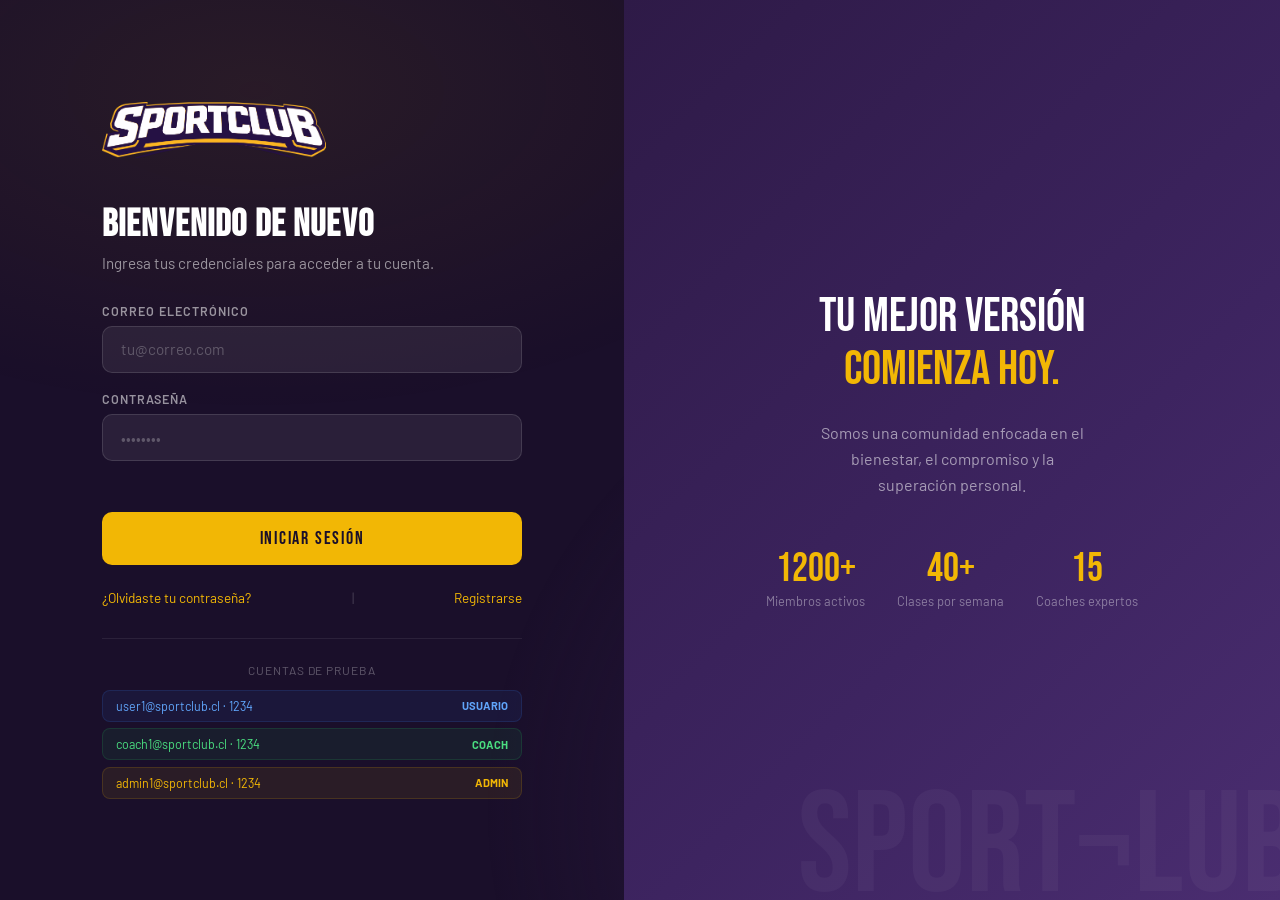
<file: dashboard-admin.html>
<!DOCTYPE html>
<html lang="es">
<head>
  <meta charset="UTF-8"/>
  <meta name="viewport" content="width=device-width, initial-scale=1.0"/>
  <title>SportClub – Administrador</title>
  <link rel="stylesheet" href="styles.css"/>
  <style>
    .sidebar-avatar {
      width:48px; height:48px; border-radius:50%;
      background:linear-gradient(135deg,var(--purple-light),var(--gold));
      display:grid; place-items:center;
      font-family:'Bebas Neue',sans-serif; font-size:1.1rem;
      border:2px solid rgba(242,183,5,0.3);
      overflow:hidden; flex-shrink:0;
    }
    .sidebar-avatar img { width:100%; height:100%; object-fit:cover; display:none; }
    .sidebar-avatar img.loaded { display:block; }
    .sidebar-user-info {
      padding:0 1.5rem 1.2rem;
      border-bottom:1px solid rgba(255,255,255,0.08);
      margin-bottom:1rem;
      display:flex; align-items:center; gap:0.8rem;
    }
    .sidebar-user-name { font-size:0.88rem; font-weight:600; }
    .sidebar-user-role { font-size:0.72rem; color:var(--text-muted); }

    /* Tabla */
    .module-header {
      display:flex; align-items:flex-start; justify-content:space-between;
      margin-bottom:1.8rem; flex-wrap:wrap; gap:1rem;
    }
    .module-title { font-family:'Bebas Neue',sans-serif; font-size:1.8rem; letter-spacing:0.03em; }
    .module-desc  { color:var(--text-muted); font-size:0.88rem; margin-top:2px; }
    .btn-new {
      display:flex; align-items:center; gap:0.5rem;
      padding:0.65rem 1.3rem; background:var(--gold);
      border:none; border-radius:10px; color:var(--purple-dark);
      font-family:'Bebas Neue',sans-serif; font-size:1rem;
      letter-spacing:0.06em; cursor:pointer; transition:background 0.2s;
      white-space:nowrap;
    }
    .btn-new:hover { background:var(--gold-dark); }

    .table-wrap { overflow-x:auto; }
    .users-table { width:100%; border-collapse:collapse; min-width:620px; }
    .users-table th {
      text-align:left; padding:0.7rem 1rem;
      font-size:0.72rem; font-weight:700; letter-spacing:0.1em; text-transform:uppercase;
      color:var(--text-muted); border-bottom:1px solid rgba(255,255,255,0.08);
    }
    .users-table td {
      padding:0.9rem 1rem; font-size:0.9rem;
      border-bottom:1px solid rgba(255,255,255,0.04); vertical-align:middle;
    }
    .users-table tr:last-child td { border-bottom:none; }
    .users-table tr:hover td { background:rgba(255,255,255,0.02); }

    /* Avatar en tabla */
    .table-avatar {
      width:34px; height:34px; border-radius:50%;
      display:inline-grid; place-items:center;
      font-family:'Bebas Neue',sans-serif; font-size:0.85rem;
      overflow:hidden; vertical-align:middle; margin-right:0.6rem;
      flex-shrink:0;
    }
    .table-avatar img { width:100%; height:100%; object-fit:cover; display:none; }
    .table-avatar img.loaded { display:block; }
    .table-name-cell { display:flex; align-items:center; }

    .badge {
      display:inline-block; padding:0.22rem 0.75rem; border-radius:20px;
      font-size:0.7rem; font-weight:700; letter-spacing:0.06em; text-transform:uppercase;
    }
    .badge-admin { background:rgba(239,68,68,0.18);  color:#f87171; }
    .badge-coach { background:rgba(59,130,246,0.18); color:#60a5fa; }
    .badge-user  { background:rgba(34,197,94,0.18);  color:#4ade80; }

    .btn-action {
      width:34px; height:34px; border-radius:8px; border:none;
      cursor:pointer; display:inline-grid; place-items:center;
      font-size:1rem; transition:all 0.2s; margin-right:4px;
    }
    .btn-edit   { background:rgba(59,130,246,0.18); color:#60a5fa; }
    .btn-edit:hover   { background:#3B82F6; color:#fff; }
    .btn-delete { background:rgba(239,68,68,0.18);  color:#f87171; }
    .btn-delete:hover { background:#ef4444; color:#fff; }

    /* Modal */
    .modal-backdrop {
      display:none; position:fixed; inset:0; z-index:200;
      background:rgba(0,0,0,0.75); backdrop-filter:blur(6px);
      align-items:center; justify-content:center; padding:1rem;
    }
    .modal-backdrop.open { display:flex; }
    .modal {
      background:#1e1231; border:1px solid rgba(255,255,255,0.1);
      border-radius:20px; padding:2rem; width:100%; max-width:460px;
      position:relative; animation:fadeUp 0.3s ease both;
    }
    .modal-title {
      font-family:'Bebas Neue',sans-serif; font-size:1.5rem;
      letter-spacing:0.04em; margin-bottom:1.5rem;
    }
    .modal-close {
      position:absolute; top:1rem; right:1rem;
      background:rgba(255,255,255,0.08); border:none; border-radius:8px;
      color:var(--text-muted); width:32px; height:32px;
      cursor:pointer; font-size:1rem; display:grid; place-items:center;
    }
    .modal-close:hover { background:rgba(255,255,255,0.16); color:#fff; }
    .modal-footer { display:flex; gap:0.8rem; justify-content:flex-end; margin-top:1.5rem; }
    .btn-cancel-modal {
      padding:0.65rem 1.3rem; border-radius:10px;
      border:1px solid rgba(255,255,255,0.15); background:transparent;
      color:var(--text-muted); cursor:pointer;
      font-family:'Barlow',sans-serif; font-size:0.9rem; transition:all 0.2s;
    }
    .btn-cancel-modal:hover { color:#fff; }
    .btn-save-modal {
      padding:0.65rem 1.4rem; border-radius:10px; border:none;
      background:var(--gold); color:var(--purple-dark);
      font-family:'Bebas Neue',sans-serif; font-size:1rem;
      letter-spacing:0.06em; cursor:pointer; transition:background 0.2s;
    }
    .btn-save-modal:hover { background:var(--gold-dark); }

    .field-error { color:#f87171; font-size:0.78rem; margin-top:4px; display:none; }
    .input-error { border-color:#f87171 !important; }

    /* Toast */
    .toast {
      position:fixed; bottom:2rem; right:2rem; z-index:400;
      padding:0.9rem 1.6rem; border-radius:12px;
      font-size:0.9rem; font-weight:600; pointer-events:none;
      transform:translateY(80px); opacity:0; transition:all 0.3s ease;
    }
    .toast.show { transform:translateY(0); opacity:1; }
    .toast.success { background:#22c55e; color:#052e16; }
    .toast.error   { background:#ef4444; color:#2a0a0a; }

    .state-row td {
      text-align:center; padding:2.5rem 1rem;
      color:var(--text-muted); font-size:0.9rem;
    }
  </style>
</head>
<body class="dash-body admin-theme">

  <!-- SIDEBAR -->
  <aside class="dash-sidebar">
    <div class="sidebar-logo">
      <a href="index.html"><img src="logo.png" alt="SportClub" style="height:40px;width:auto;"/></a>
    </div>

    <!-- Mini perfil con foto -->
    <div class="sidebar-user-info">
      <div class="sidebar-avatar">
        <img id="sidebar-avatar-img" src="" alt=""/>
        <span id="sidebar-avatar-init">?</span>
      </div>
      <div>
        <div class="sidebar-user-name" id="sidebar-name">...</div>
        <div class="sidebar-user-role">Administrador</div>
      </div>
    </div>

    <nav class="sidebar-nav">
      <a class="nav-item" href="#"><span class="icon">🏠</span><span>Inicio</span></a>
      <a class="nav-item active"><span class="icon">👤</span><span>Usuarios</span></a>
      <a class="nav-item" href="#"><span class="icon">📊</span><span>Estadísticas</span></a>
      <a class="nav-item" href="#"><span class="icon">📁</span><span>Reportes</span></a>
      <a class="nav-item" href="perfil.html"><span class="icon">🙍</span><span>Perfil</span></a>
    </nav>

    <div class="sidebar-bottom">
      <button class="btn-edit-profile" onclick="window.location.href='perfil.html'">
        <span class="icon">✏️</span><span>Editar perfil</span>
      </button>
      <button class="btn-logout" onclick="cerrarSesion()">
        <span class="icon">↩</span><span>Cerrar sesión</span>
      </button>
    </div>
  </aside>

  <!-- MAIN -->
  <main class="dash-main">

    <div class="dash-header">
      <div class="dash-header-left">
        <h1>Panel de Administración</h1>
        <p>Bienvenido, <strong id="user-name">...</strong></p>
      </div>
      <span class="role-badge">Administrador</span>
    </div>

    <!-- Stats -->
    <div class="stat-cards" style="margin-bottom:1.5rem;">
      <div class="stat-card"><div class="stat-value" id="stat-total">—</div><div class="stat-label">Usuarios totales</div></div>
      <div class="stat-card"><div class="stat-value" id="stat-user">—</div><div class="stat-label">Usuarios</div></div>
      <div class="stat-card"><div class="stat-value" id="stat-coach">—</div><div class="stat-label">Coaches</div></div>
      <div class="stat-card"><div class="stat-value" id="stat-admin">—</div><div class="stat-label">Administradores</div></div>
    </div>

    <!-- Módulo Usuarios -->
    <div class="card">
      <div class="module-header">
        <div>
          <div class="module-title">👥 Gestión de Usuarios</div>
          <div class="module-desc">Administra los usuarios del sistema</div>
        </div>
        <button class="btn-new" onclick="abrirNuevo()">+ Nuevo Usuario</button>
      </div>

      <div class="table-wrap">
        <table class="users-table">
          <thead>
            <tr>
              <th>ID</th>
              <th>Nombre Completo</th>
              <th>Email</th>
              <th>Rol</th>
              <th>Fecha Registro</th>
              <th>Acciones</th>
            </tr>
          </thead>
          <tbody id="tbody">
            <tr class="state-row"><td colspan="6">⏳ Cargando usuarios...</td></tr>
          </tbody>
        </table>
      </div>
    </div>

  </main>

  <!-- MODAL -->
  <div class="modal-backdrop" id="modal">
    <div class="modal">
      <button class="modal-close" onclick="cerrarModal()">✕</button>
      <div class="modal-title" id="modal-titulo">Nuevo Usuario</div>

      <div class="form-group">
        <label class="form-label">Nombre completo</label>
        <input type="text" id="m-nombre" class="form-input" placeholder="Ej: Juan Pérez"/>
        <div class="field-error" id="err-nombre">El nombre es obligatorio</div>
      </div>
      <div class="form-group">
        <label class="form-label">Email</label>
        <input type="email" id="m-email" class="form-input" placeholder="juan@demo.cl"/>
        <div class="field-error" id="err-email">El email es obligatorio</div>
      </div>
      <div class="form-group">
        <label class="form-label">Rol</label>
        <select id="m-rol" class="form-select">
          <option value="user">Usuario</option>
          <option value="coach">Coach</option>
          <option value="admin">Admin</option>
        </select>
      </div>
      <div id="bloque-password">
        <div class="form-group">
          <label class="form-label">Contraseña</label>
          <input type="password" id="m-password" class="form-input" placeholder="Mínimo 8 caracteres"/>
          <div class="field-error" id="err-password">Mínimo 8 caracteres</div>
        </div>
        <div class="form-group">
          <label class="form-label">Confirmar contraseña</label>
          <input type="password" id="m-confirm" class="form-input" placeholder="Repite la contraseña"/>
          <div class="field-error" id="err-confirm">Las contraseñas no coinciden</div>
        </div>
      </div>

      <p id="modal-error" style="color:#f87171;font-size:0.85rem;margin-top:0.5rem;display:none;"></p>

      <div class="modal-footer">
        <button class="btn-cancel-modal" onclick="cerrarModal()">Cancelar</button>
        <button class="btn-save-modal" onclick="guardar()">💾 Guardar</button>
      </div>
    </div>
  </div>

  <!-- TOAST -->
  <div class="toast" id="toast"></div>

  <script src="js/users.js"></script>
  <script src="js/dashboard.js"></script>
  <script src="js/auth.js"></script>
  <script>
    const API  = "http://localhost:3000";
    let editId = null;

    function token() { return localStorage.getItem("token"); }

    // ── AVATAR SIDEBAR ────────────────────────────────────
    function iniciales(nombre) {
      if (!nombre) return "?";
      return nombre.split(" ").map(w=>w[0]||"").join("").toUpperCase().slice(0,2);
    }

    function cargarAvatarSidebar() {
      const u      = JSON.parse(localStorage.getItem("user")) || {};
      const nombre = u.full_name || u.name || "";
      const avatar = u.metadata?.avatar || "";
      document.getElementById("sidebar-name").textContent        = nombre;
      document.getElementById("sidebar-avatar-init").textContent = iniciales(nombre);
      if (avatar) {
        const img = document.getElementById("sidebar-avatar-img");
        img.src    = avatar;
        img.onload = () => img.classList.add("loaded");
      }
    }

    // ── TOAST ─────────────────────────────────────────────
    function toast(msg, tipo="success") {
      const el = document.getElementById("toast");
      el.textContent = msg;
      el.className   = `toast ${tipo} show`;
      setTimeout(() => el.classList.remove("show"), 3000);
    }

    // ── FECHA ─────────────────────────────────────────────
    function fmtFecha(iso) {
      if (!iso) return "—";
      const d = new Date(iso);
      return `${String(d.getDate()).padStart(2,"0")}/${String(d.getMonth()+1).padStart(2,"0")}/${d.getFullYear()}`;
    }

    // ── BADGE ROL ─────────────────────────────────────────
    function badge(role) {
      const cls = {admin:"badge-admin",coach:"badge-coach",user:"badge-user"}[role]||"badge-user";
      return `<span class="badge ${cls}">${role}</span>`;
    }

    // ── CARGAR TABLA ──────────────────────────────────────
    async function cargar() {
      try {
        const res  = await fetch(`${API}/api/users`, {
          headers: { "Authorization":"Bearer "+token() }
        });
        const data = await res.json();
        const list = Array.isArray(data) ? data : (data.data || data.users || []);

        document.getElementById("stat-total").textContent = list.length;
        document.getElementById("stat-user").textContent  = list.filter(u=>u.role==="user").length;
        document.getElementById("stat-coach").textContent = list.filter(u=>u.role==="coach").length;
        document.getElementById("stat-admin").textContent = list.filter(u=>u.role==="admin").length;

        const tbody = document.getElementById("tbody");
        if (!list.length) {
          tbody.innerHTML = `<tr class="state-row"><td colspan="6">No hay usuarios registrados.</td></tr>`;
          return;
        }

        tbody.innerHTML = list.map(u => {
          const nombre  = u.full_name || u.name || "—";
          const avatar  = u.metadata?.avatar || "";
          // Colores de avatar por rol
          const colors  = { admin:"rgba(239,68,68,0.25)", coach:"rgba(59,130,246,0.25)", user:"rgba(34,197,94,0.25)" };
          const bgColor = colors[u.role] || colors.user;
          const initials= iniciales(nombre);
          const imgTag  = avatar
            ? `<img src="${avatar}" alt="" onload="this.classList.add('loaded')">`
            : "";

          return `
          <tr>
            <td style="color:var(--text-muted);">${u.id}</td>
            <td>
              <div class="table-name-cell">
                <div class="table-avatar" style="background:${bgColor};">
                  ${imgTag}
                  <span>${initials}</span>
                </div>
                <strong>${nombre}</strong>
              </div>
            </td>
            <td style="color:var(--text-muted);font-size:0.85rem;">${u.email}</td>
            <td>${badge(u.role)}</td>
            <td style="color:var(--text-muted);font-size:0.85rem;">${fmtFecha(u.created_at)}</td>
            <td>
              <button class="btn-action btn-edit"
                onclick="abrirEditar(${u.id},'${nombre.replace(/'/g,"\\'")}','${u.email}','${u.role}')"
                title="Editar">✏️</button>
              <button class="btn-action btn-delete"
                onclick="eliminar(${u.id},'${nombre.replace(/'/g,"\\'")}')"
                title="Eliminar">🗑️</button>
            </td>
          </tr>`;
        }).join("");

      } catch(e) {
        document.getElementById("tbody").innerHTML =
          `<tr class="state-row"><td colspan="6">❌ Error al cargar. Verifica la conexión.</td></tr>`;
      }
    }

    // ── MODAL NUEVO ───────────────────────────────────────
    function abrirNuevo() {
      editId = null;
      document.getElementById("modal-titulo").textContent      = "Nuevo Usuario";
      document.getElementById("bloque-password").style.display = "block";
      limpiarModal();
      document.getElementById("modal").classList.add("open");
    }

    function abrirEditar(id, nombre, email, rol) {
      editId = id;
      document.getElementById("modal-titulo").textContent      = "Editar Usuario";
      document.getElementById("bloque-password").style.display = "none";
      document.getElementById("m-nombre").value = nombre;
      document.getElementById("m-email").value  = email;
      document.getElementById("m-rol").value    = rol;
      limpiarErrores();
      document.getElementById("modal").classList.add("open");
    }

    function cerrarModal() {
      document.getElementById("modal").classList.remove("open");
      limpiarModal();
    }

    function limpiarModal() {
      ["m-nombre","m-email","m-password","m-confirm"].forEach(id => {
        const el = document.getElementById(id);
        if (el) el.value = "";
      });
      document.getElementById("m-rol").value = "user";
      limpiarErrores();
    }

    function limpiarErrores() {
      document.querySelectorAll(".field-error").forEach(e=>e.style.display="none");
      document.querySelectorAll(".input-error").forEach(e=>e.classList.remove("input-error"));
      const me = document.getElementById("modal-error");
      me.style.display="none"; me.textContent="";
    }

    function mostrarError(inputId, errorId) {
      document.getElementById(inputId).classList.add("input-error");
      document.getElementById(errorId).style.display = "block";
    }

    // ── GUARDAR ───────────────────────────────────────────
    async function guardar() {
      limpiarErrores();
      const nombre   = document.getElementById("m-nombre").value.trim();
      const email    = document.getElementById("m-email").value.trim();
      const rol      = document.getElementById("m-rol").value;
      const password = document.getElementById("m-password")?.value.trim()||"";
      const confirm  = document.getElementById("m-confirm")?.value.trim()||"";

      let ok = true;
      if (!nombre)          { mostrarError("m-nombre","err-nombre");  ok=false; }
      if (!email)           { mostrarError("m-email","err-email");    ok=false; }
      if (!editId) {
        if (password.length<8) { mostrarError("m-password","err-password"); ok=false; }
        if (password!==confirm){ mostrarError("m-confirm","err-confirm");   ok=false; }
      }
      if (!ok) return;

      try {
        const url    = editId ? `${API}/api/users/${editId}` : `${API}/api/users`;
        const method = editId ? "PUT" : "POST";
        const body   = editId
          ? { full_name:nombre, email, role:rol }
          : { full_name:nombre, email, role:rol, password,
              must_change_password:false, birth_date:"2000-01-01", metadata:{sports:[]} };

        const res  = await fetch(url, {
          method,
          headers:{ "Content-Type":"application/json","Authorization":"Bearer "+token() },
          body: JSON.stringify(body)
        });
        const data = await res.json();

        if (!res.ok) {
          const me = document.getElementById("modal-error");
          me.textContent = data.message||"Error al guardar.";
          me.style.display = "block";
          return;
        }

        cerrarModal();
        toast(editId ? "Usuario actualizado ✓" : "Usuario creado ✓");
        cargar();
      } catch(e) {
        toast("Error de conexión.", "error");
      }
    }

    // ── ELIMINAR ──────────────────────────────────────────
    async function eliminar(id, nombre) {
      if (!confirm(`¿Eliminar a "${nombre}"? Esta acción no se puede deshacer.`)) return;
      try {
        const res = await fetch(`${API}/api/users/${id}`, {
          method:"DELETE",
          headers:{ "Authorization":"Bearer "+token() }
        });
        if (!res.ok) {
          const d = await res.json();
          toast(d.message||"Error al eliminar.", "error");
          return;
        }
        toast("Usuario eliminado ✓");
        cargar();
      } catch(e) {
        toast("Error de conexión.", "error");
      }
    }

    // ── INIT ──────────────────────────────────────────────
    cargarAvatarSidebar();
    cargar();
  </script>
</body>
</html>
</file>
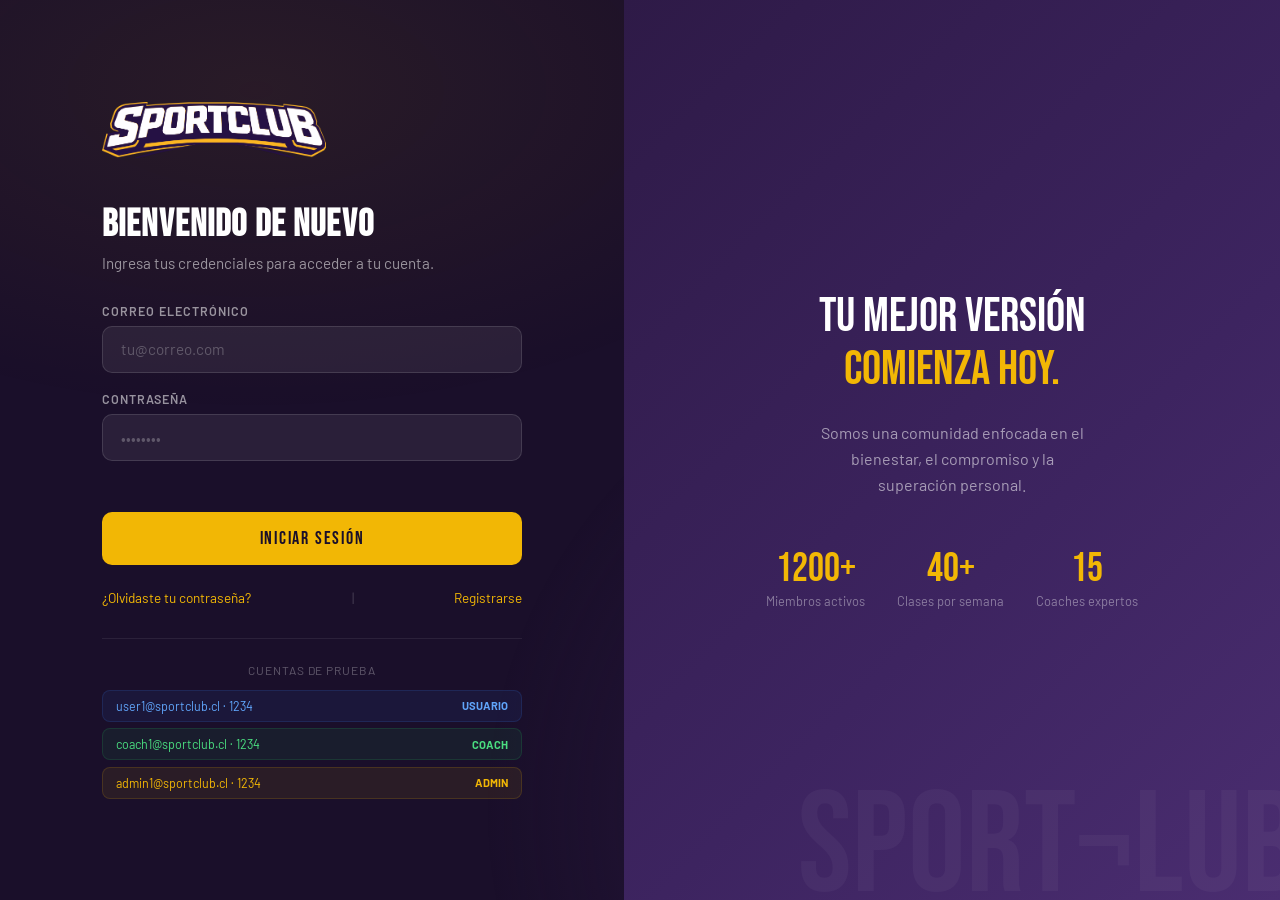
<file: dashboard-coach.html>
<!DOCTYPE html>
<html lang="es">
<head>
  <meta charset="UTF-8"/>
  <meta name="viewport" content="width=device-width, initial-scale=1.0"/>
  <title>SportClub – Dashboard Coach</title>
  <link rel="stylesheet" href="styles.css"/>
  <style>
    .sidebar-avatar {
      width:48px; height:48px; border-radius:50%;
      background:linear-gradient(135deg,var(--purple-light),var(--gold));
      display:grid; place-items:center;
      font-family:'Bebas Neue',sans-serif; font-size:1.1rem;
      border:2px solid rgba(242,183,5,0.3);
      overflow:hidden; flex-shrink:0;
    }
    .sidebar-avatar img { width:100%; height:100%; object-fit:cover; display:none; }
    .sidebar-avatar img.loaded { display:block; }
    .sidebar-user-info {
      padding:0 1.5rem 1.2rem;
      border-bottom:1px solid rgba(255,255,255,0.08);
      margin-bottom:1rem;
      display:flex; align-items:center; gap:0.8rem;
    }
    .sidebar-user-name { font-size:0.88rem; font-weight:600; }
    .sidebar-user-role { font-size:0.72rem; color:var(--text-muted); }
  </style>
</head>
<body class="dash-body coach-theme">

  <!-- SIDEBAR -->
  <aside class="dash-sidebar">
    <div class="sidebar-logo">
      <a href="index.html"><img src="logo.png" alt="SportClub" style="height:40px;width:auto;"/></a>
    </div>

    <!-- Mini perfil -->
    <div class="sidebar-user-info">
      <div class="sidebar-avatar">
        <img id="sidebar-avatar-img" src="" alt=""/>
        <span id="sidebar-avatar-init">?</span>
      </div>
      <div>
        <div class="sidebar-user-name" id="sidebar-name">...</div>
        <div class="sidebar-user-role">Coach</div>
      </div>
    </div>

    <nav class="sidebar-nav">
      <a class="nav-item active"><span class="icon">🏠</span><span>Inicio</span></a>
      <a class="nav-item" href="#"><span class="icon">👥</span><span>Mis Alumnos</span></a>
      <a class="nav-item" href="#"><span class="icon">📋</span><span>Clases</span></a>
      <a class="nav-item" href="#"><span class="icon">📊</span><span>Reportes</span></a>
      <a class="nav-item" href="perfil.html"><span class="icon">🙍</span><span>Perfil</span></a>
    </nav>

    <div class="sidebar-bottom">
      <button class="btn-edit-profile" onclick="window.location.href='perfil.html'">
        <span class="icon">✏️</span><span>Editar perfil</span>
      </button>
      <button class="btn-logout" onclick="cerrarSesion()">
        <span class="icon">↩</span><span>Cerrar sesión</span>
      </button>
    </div>
  </aside>

  <!-- MAIN -->
  <main class="dash-main">

    <div class="dash-header">
      <div class="dash-header-left">
        <h1>Panel de Entrenador</h1>
        <p>Bienvenido, Coach <strong id="user-name">...</strong></p>
      </div>
      <span class="role-badge">Coach</span>
    </div>

    <!-- Stats -->
    <div class="stat-cards">
      <div class="stat-card"><div class="stat-value">24</div><div class="stat-label">Alumnos activos</div></div>
      <div class="stat-card"><div class="stat-value">5</div><div class="stat-label">Clases asignadas</div></div>
      <div class="stat-card"><div class="stat-value">38</div><div class="stat-label">Horas este mes</div></div>
      <div class="stat-card"><div class="stat-value">96%</div><div class="stat-label">Satisfacción</div></div>
    </div>

    <div class="grid-2" style="margin-bottom:1.2rem;">

      <!-- Alumnos -->
      <div class="card">
        <div class="card-title">Mis Alumnos</div>
        <table class="data-table">
          <thead>
            <tr><th>Nombre</th><th>Correo</th><th>Nivel</th><th></th></tr>
          </thead>
          <tbody>
            <tr>
              <td><strong>Juan Martínez</strong></td>
              <td style="color:var(--text-muted);">juan.m@email.com</td>
              <td><span class="role-pill coach">Intermedio</span></td>
              <td><button class="btn-edit-row">Ver</button></td>
            </tr>
            <tr>
              <td><strong>Valeria Soto</strong></td>
              <td style="color:var(--text-muted);">v.soto@email.com</td>
              <td><span class="role-pill usuario">Principiante</span></td>
              <td><button class="btn-edit-row">Ver</button></td>
            </tr>
            <tr>
              <td><strong>Diego Reyes</strong></td>
              <td style="color:var(--text-muted);">d.reyes@email.com</td>
              <td><span class="role-pill admin">Avanzado</span></td>
              <td><button class="btn-edit-row">Ver</button></td>
            </tr>
            <tr>
              <td><strong>Camila Fuentes</strong></td>
              <td style="color:var(--text-muted);">c.fuentes@email.com</td>
              <td><span class="role-pill usuario">Principiante</span></td>
              <td><button class="btn-edit-row">Ver</button></td>
            </tr>
            <tr>
              <td><strong>Andrés Mora</strong></td>
              <td style="color:var(--text-muted);">a.mora@email.com</td>
              <td><span class="role-pill coach">Intermedio</span></td>
              <td><button class="btn-edit-row">Ver</button></td>
            </tr>
          </tbody>
        </table>
        <div style="margin-top:1rem;text-align:center;">
          <a href="#" style="font-size:0.82rem;color:var(--coach-accent);text-decoration:none;">Ver todos los alumnos →</a>
        </div>
      </div>

      <!-- Clases asignadas -->
      <div class="card">
        <div class="card-title">Clases Asignadas</div>
        <div class="class-list">
          <div class="class-item">
            <div class="class-info">
              <div class="class-name">🏋️ CrossFit Matutino</div>
              <div class="class-time">Lunes, Miércoles, Viernes · 07:00–08:00</div>
            </div>
            <span style="padding:0.3rem 0.7rem;border-radius:8px;background:rgba(34,197,94,0.15);color:var(--coach-accent);font-size:0.75rem;font-weight:700;">Activa</span>
          </div>
          <div class="class-item">
            <div class="class-info">
              <div class="class-name">💥 HIIT Avanzado</div>
              <div class="class-time">Martes, Jueves · 19:00–20:00</div>
            </div>
            <span style="padding:0.3rem 0.7rem;border-radius:8px;background:rgba(34,197,94,0.15);color:var(--coach-accent);font-size:0.75rem;font-weight:700;">Activa</span>
          </div>
          <div class="class-item">
            <div class="class-info">
              <div class="class-name">🥊 Funcional Total</div>
              <div class="class-time">Sábado · 09:00–10:30</div>
            </div>
            <span style="padding:0.3rem 0.7rem;border-radius:8px;background:rgba(242,183,5,0.12);color:var(--gold);font-size:0.75rem;font-weight:700;">Próxima</span>
          </div>
        </div>
        <div style="margin-top:1rem;">
          <a href="perfil.html" style="font-size:0.82rem;color:var(--coach-accent);text-decoration:none;">
            ✏️ Editar perfil y foto →
          </a>
        </div>
      </div>
    </div>

    <!-- Horario semanal -->
    <div class="card">
      <div class="card-title">Mi Horario Semanal</div>
      <div class="schedule-grid">
        <div class="sch-header"></div>
        <div class="sch-header">Lunes</div>
        <div class="sch-header">Martes</div>
        <div class="sch-header">Miércoles</div>
        <div class="sch-header">Jueves</div>
        <div class="sch-header">Viernes</div>

        <div class="sch-time">07:00</div>
        <div class="sch-cell active">CrossFit<br><small>1h</small></div>
        <div class="sch-cell empty"></div>
        <div class="sch-cell active">CrossFit<br><small>1h</small></div>
        <div class="sch-cell empty"></div>
        <div class="sch-cell active">CrossFit<br><small>1h</small></div>

        <div class="sch-time">11:00</div>
        <div class="sch-cell empty"></div>
        <div class="sch-cell empty"></div>
        <div class="sch-cell empty"></div>
        <div class="sch-cell empty"></div>
        <div class="sch-cell empty"></div>

        <div class="sch-time">19:00</div>
        <div class="sch-cell empty"></div>
        <div class="sch-cell active">HIIT<br><small>1h</small></div>
        <div class="sch-cell empty"></div>
        <div class="sch-cell active">HIIT<br><small>1h</small></div>
        <div class="sch-cell empty"></div>
      </div>
    </div>

  </main>

  <script src="js/users.js"></script>
  <script src="js/dashboard.js"></script>
  <script>
    function iniciales(nombre) {
      if (!nombre) return "?";
      return nombre.split(" ").map(w=>w[0]||"").join("").toUpperCase().slice(0,2);
    }

    function cargarAvatar() {
      const u      = JSON.parse(localStorage.getItem("user")) || {};
      const nombre = u.full_name || u.name || "";
      const avatar = u.metadata?.avatar || "";

      document.getElementById("sidebar-name").textContent        = nombre;
      document.getElementById("sidebar-avatar-init").textContent = iniciales(nombre);

      if (avatar) {
        const img = document.getElementById("sidebar-avatar-img");
        img.src    = avatar;
        img.onload = () => img.classList.add("loaded");
      }
    }

    cargarAvatar();
  </script>
  <script src="js/auth.js"></script>
</body>
</html>
</file>
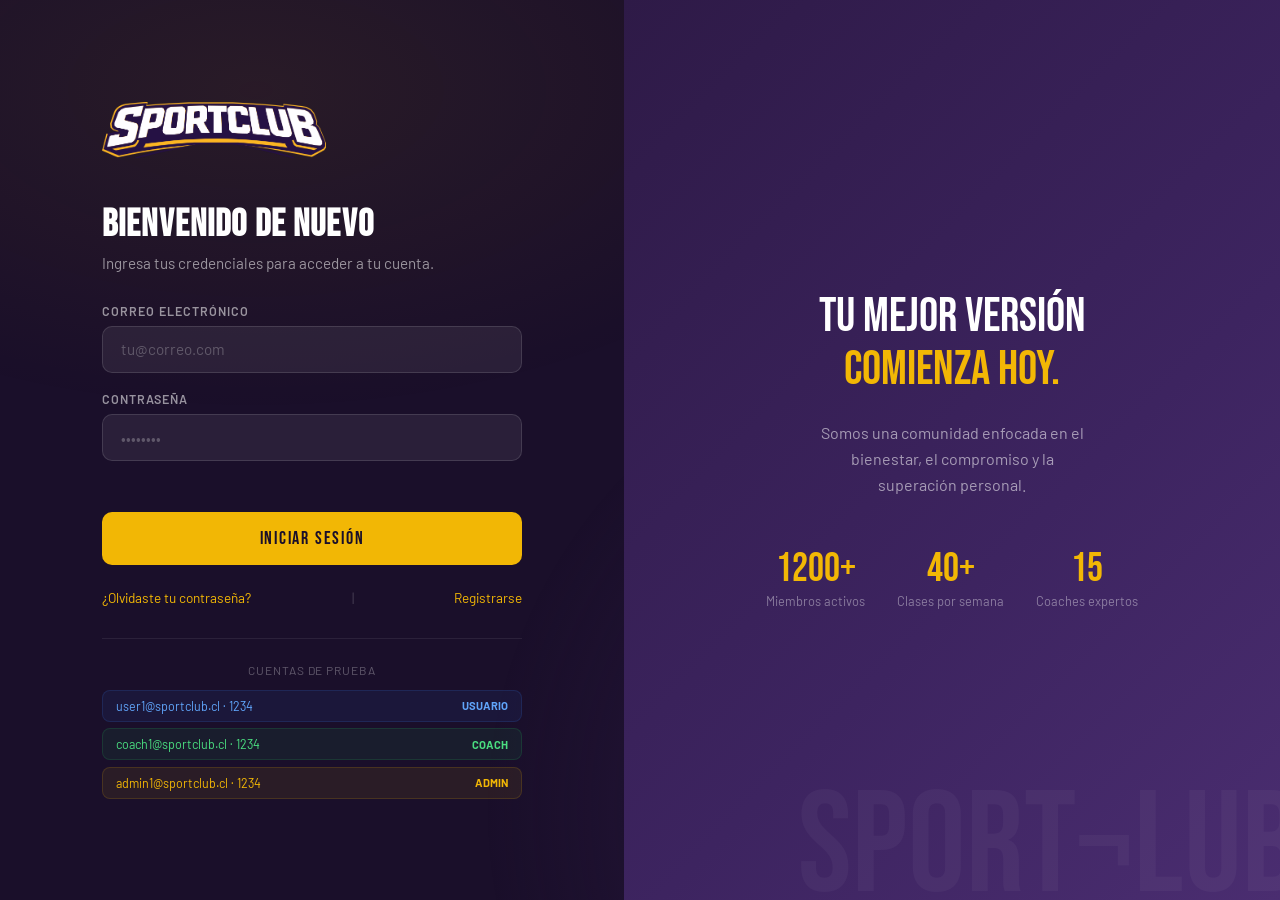
<file: dashboard-usuario.html>
<!DOCTYPE html>
<html lang="es">
<head>
  <meta charset="UTF-8"/>
  <meta name="viewport" content="width=device-width, initial-scale=1.0"/>
  <title>SportClub – Dashboard Usuario</title>
  <link rel="stylesheet" href="styles.css"/>
  <style>
    /* Avatar con foto en sidebar y tarjeta perfil */
    .sidebar-avatar {
      width:48px; height:48px; border-radius:50%;
      background:linear-gradient(135deg,var(--purple-light),var(--gold));
      display:grid; place-items:center;
      font-family:'Bebas Neue',sans-serif; font-size:1.1rem;
      border:2px solid rgba(242,183,5,0.3);
      overflow:hidden; flex-shrink:0;
    }
    .sidebar-avatar img {
      width:100%; height:100%; object-fit:cover; display:none;
    }
    .sidebar-avatar img.loaded { display:block; }
    .sidebar-user-info { padding:0 1.5rem 1.2rem; border-bottom:1px solid rgba(255,255,255,0.08); margin-bottom:1rem; display:flex; align-items:center; gap:0.8rem; }
    .sidebar-user-name { font-size:0.88rem; font-weight:600; }
    .sidebar-user-role { font-size:0.72rem; color:var(--text-muted); }

    .card-avatar {
      width:60px; height:60px; border-radius:50%;
      background:linear-gradient(135deg,var(--purple-light),var(--gold));
      display:grid; place-items:center;
      font-family:'Bebas Neue',sans-serif; font-size:1.4rem;
      border:2px solid rgba(242,183,5,0.25);
      overflow:hidden; flex-shrink:0;
    }
    .card-avatar img { width:100%; height:100%; object-fit:cover; display:none; }
    .card-avatar img.loaded { display:block; }
  </style>
</head>
<body class="dash-body user-theme">

  <!-- SIDEBAR -->
  <aside class="dash-sidebar">
    <div class="sidebar-logo">
      <a href="index.html"><img src="logo.png" alt="SportClub" style="height:40px;width:auto;"/></a>
    </div>

    <!-- Mini perfil en sidebar -->
    <div class="sidebar-user-info">
      <div class="sidebar-avatar">
        <img id="sidebar-avatar-img" src="" alt=""/>
        <span id="sidebar-avatar-init">?</span>
      </div>
      <div>
        <div class="sidebar-user-name" id="sidebar-name">...</div>
        <div class="sidebar-user-role">Usuario</div>
      </div>
    </div>

    <nav class="sidebar-nav">
      <a class="nav-item active"><span class="icon">🏠</span><span>Inicio</span></a>
      <a class="nav-item" href="#"><span class="icon">📅</span><span>Reservas</span></a>
      <a class="nav-item" href="#"><span class="icon">🏃</span><span>Clases</span></a>
      <a class="nav-item" href="#"><span class="icon">📈</span><span>Mi Progreso</span></a>
      <a class="nav-item" href="perfil.html"><span class="icon">🙍</span><span>Perfil</span></a>
    </nav>

    <div class="sidebar-bottom">
      <button class="btn-edit-profile" onclick="window.location.href='perfil.html'">
        <span class="icon">✏️</span><span>Editar perfil</span>
      </button>
      <button class="btn-logout" onclick="cerrarSesion()">
        <span class="icon">↩</span><span>Cerrar sesión</span>
      </button>
    </div>
  </aside>

  <!-- MAIN -->
  <main class="dash-main">

    <div class="dash-header">
      <div class="dash-header-left">
        <h1>Mi Panel</h1>
        <p>Bienvenido, <strong id="user-name">...</strong></p>
      </div>
      <span class="role-badge">Usuario</span>
    </div>

    <!-- Stats -->
    <div class="stat-cards">
      <div class="stat-card"><div class="stat-value">12</div><div class="stat-label">Clases este mes</div></div>
      <div class="stat-card"><div class="stat-value">3</div><div class="stat-label">Reservas activas</div></div>
      <div class="stat-card"><div class="stat-value">87%</div><div class="stat-label">Asistencia</div></div>
      <div class="stat-card"><div class="stat-value">6</div><div class="stat-label">Semanas seguidas</div></div>
    </div>

    <div class="grid-2" style="margin-bottom:1.2rem;">

      <!-- Perfil con foto -->
      <div class="card">
        <div class="card-title">Mi Perfil</div>
        <div class="profile-block">
          <div class="card-avatar">
            <img id="card-avatar-img" src="" alt=""/>
            <span id="card-avatar-init">?</span>
          </div>
          <div>
            <div class="profile-name" id="user-name-card">...</div>
            <div class="profile-email" id="user-email">...</div>
            <div class="profile-meta">
              <span class="tag">CrossFit</span>
              <span class="tag">Intermedio</span>
            </div>
          </div>
        </div>
        <div style="margin-top:1.2rem;padding-top:1rem;border-top:1px solid rgba(255,255,255,0.07);">
          <div style="font-size:0.82rem;color:var(--text-muted);margin-bottom:0.4rem;">Objetivo personal</div>
          <div style="font-size:0.9rem;">Ganar masa muscular y mejorar resistencia</div>
        </div>
        <div style="margin-top:1rem;">
          <a href="perfil.html" style="font-size:0.82rem;color:var(--user-accent);text-decoration:none;">
            ✏️ Editar perfil y foto →
          </a>
        </div>
      </div>

      <!-- Reservas -->
      <div class="card">
        <div class="card-title">Mis Reservas</div>
        <div class="reservation-item">
          <div class="res-dot"></div>
          <div><div class="res-name">Clase de CrossFit</div><div class="res-date">Lunes 14 Abr · 18:00</div></div>
          <div class="res-status">Confirmada</div>
        </div>
        <div class="reservation-item">
          <div class="res-dot"></div>
          <div><div class="res-name">Spinning Cardio</div><div class="res-date">Miércoles 16 Abr · 07:00</div></div>
          <div class="res-status">Confirmada</div>
        </div>
        <div class="reservation-item">
          <div class="res-dot" style="background:var(--gold);"></div>
          <div><div class="res-name">HIIT Power</div><div class="res-date">Viernes 18 Abr · 19:00</div></div>
          <div class="res-status" style="background:rgba(242,183,5,0.15);color:var(--gold);">Pendiente</div>
        </div>
      </div>
    </div>

    <!-- Clases disponibles -->
    <div class="card">
      <div class="card-title">Clases Disponibles</div>
      <div class="class-list">
        <div class="class-item">
          <div class="class-info"><div class="class-name">🏋️ CrossFit Matutino</div><div class="class-time">Lun, Mié, Vie · 07:00–08:00 · Coach: Roberto Silva</div></div>
          <button class="btn-reserve">Reservar</button>
        </div>
        <div class="class-item">
          <div class="class-info"><div class="class-name">🧘 Yoga Flow</div><div class="class-time">Mar, Jue · 08:30–09:30 · Coach: Ana López</div></div>
          <button class="btn-reserve">Reservar</button>
        </div>
        <div class="class-item">
          <div class="class-info"><div class="class-name">🚴 Spinning Cardio</div><div class="class-time">Lun, Mié · 18:00–19:00 · Coach: Carlos Pinto</div></div>
          <button class="btn-reserve">Reservar</button>
        </div>
        <div class="class-item">
          <div class="class-info"><div class="class-name">💥 HIIT Power</div><div class="class-time">Mar, Jue, Vie · 19:00–20:00 · Coach: María Torres</div></div>
          <button class="btn-reserve">Reservar</button>
        </div>
        <div class="class-item">
          <div class="class-info"><div class="class-name">🥊 Boxeo Funcional</div><div class="class-time">Sábado · 10:00–11:30 · Coach: Diego Morales</div></div>
          <button class="btn-reserve">Reservar</button>
        </div>
      </div>
    </div>

  </main>

  <script src="js/users.js"></script>
  <script src="js/dashboard.js"></script>
  <script>
    // Iniciales
    function iniciales(nombre) {
      if (!nombre) return "?";
      return nombre.split(" ").map(w=>w[0]||"").join("").toUpperCase().slice(0,2);
    }

    // Cargar avatar desde localStorage / API
    function cargarAvatar() {
      const u      = JSON.parse(localStorage.getItem("user")) || {};
      const nombre = u.full_name || u.name || "";
      const avatar = u.metadata?.avatar || "";
      const init   = iniciales(nombre);

      // Sidebar
      document.getElementById("sidebar-name").textContent       = nombre;
      document.getElementById("sidebar-avatar-init").textContent= init;
      if (avatar) {
        const img = document.getElementById("sidebar-avatar-img");
        img.src = avatar;
        img.onload = () => img.classList.add("loaded");
      }

      // Tarjeta perfil
      document.getElementById("user-name-card").textContent = nombre;
      document.getElementById("user-email").textContent     = u.email || "";
      document.getElementById("card-avatar-init").textContent = init;
      if (avatar) {
        const img2 = document.getElementById("card-avatar-img");
        img2.src = avatar;
        img2.onload = () => img2.classList.add("loaded");
      }
    }

    cargarAvatar();
  </script>
  <script src="js/auth.js"></script>
</body>
</html>
</file>
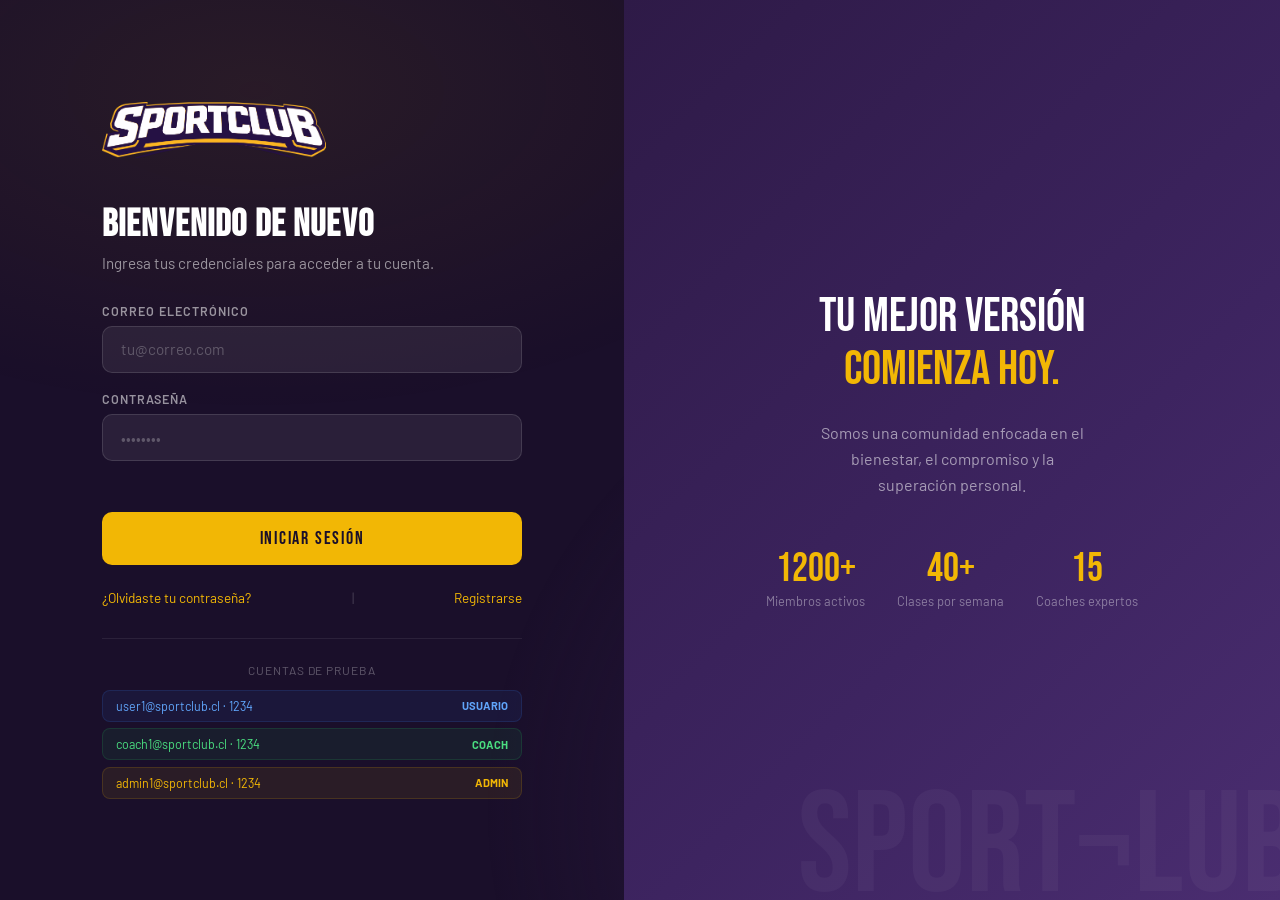
<file: login.html>
<!DOCTYPE html>
<html lang="es">
<head>
  <meta charset="UTF-8" />
  <meta name="viewport" content="width=device-width, initial-scale=1.0" />
  <title>SportClub – Iniciar Sesión</title>
  <link rel="stylesheet" href="styles.css" />
</head>
<body class="auth-body">

  <!-- Panel del formulario -->
  <div class="auth-panel">
    <div class="auth-card">
      <div class="auth-logo">
        <a href="index.html"><img src="logo.png" alt="SportClub" style="height:56px; width:auto;" /></a>
      </div>

      <h1 class="auth-title">Bienvenido de nuevo</h1>
      <p class="auth-subtitle">Ingresa tus credenciales para acceder a tu cuenta.</p>

      <div class="form-group">
        <label class="form-label">Correo electrónico</label>
        <input type="email" id="email" class="form-input" placeholder="tu@correo.com" />
      </div>

      <div class="form-group">
        <label class="form-label">Contraseña</label>
        <input type="password" id="password" class="form-input" placeholder="••••••••" />
      </div>

      <!-- Mensaje de error (vacío por defecto, se llena con JS) -->
      <p id="error-message" style="color:#f87171; font-size:0.88rem; margin-bottom:0.4rem; min-height:1.2em;"></p>

      <button class="btn-primary" onclick="handleLogin()">Iniciar Sesión</button>

      <div class="auth-links">
        <a href="recover.html">¿Olvidaste tu contraseña?</a>
        <span class="auth-divider">|</span>
        <a href="register.html">Registrarse</a>
      </div>

      <!-- Cuentas de prueba -->
      <div style="margin-top:2rem; padding-top:1.5rem; border-top:1px solid rgba(255,255,255,0.08);">
        <p style="font-size:0.75rem; color:rgba(255,255,255,0.3); text-align:center; margin-bottom:0.8rem; text-transform:uppercase; letter-spacing:0.08em;">Cuentas de prueba</p>
        <div style="display:flex; flex-direction:column; gap:0.4rem;">
          <div style="display:flex; justify-content:space-between; align-items:center; padding:0.5rem 0.8rem; border-radius:8px; background:rgba(59,130,246,0.08); border:1px solid rgba(59,130,246,0.15);">
            <span style="font-size:0.78rem; color:#60a5fa;">user1@sportclub.cl · 1234</span>
            <span style="font-size:0.7rem; color:#60a5fa; font-weight:700;">USUARIO</span>
          </div>
          <div style="display:flex; justify-content:space-between; align-items:center; padding:0.5rem 0.8rem; border-radius:8px; background:rgba(34,197,94,0.08); border:1px solid rgba(34,197,94,0.15);">
            <span style="font-size:0.78rem; color:#4ade80;">coach1@sportclub.cl · 1234</span>
            <span style="font-size:0.7rem; color:#4ade80; font-weight:700;">COACH</span>
          </div>
          <div style="display:flex; justify-content:space-between; align-items:center; padding:0.5rem 0.8rem; border-radius:8px; background:rgba(242,183,5,0.08); border:1px solid rgba(242,183,5,0.15);">
            <span style="font-size:0.78rem; color:#F2B705;">admin1@sportclub.cl · 1234</span>
            <span style="font-size:0.7rem; color:#F2B705; font-weight:700;">ADMIN</span>
          </div>
        </div>
      </div>
    </div>
  </div>

  <!-- Panel visual -->
  <div class="auth-visual">
    <div class="auth-visual-tagline">
      Tu mejor versión<em>comienza hoy.</em>
    </div>
    <p class="auth-visual-sub">
      Somos una comunidad enfocada en el bienestar, el compromiso y la superación personal.
    </p>
    <div style="margin-top:3rem; display:flex; gap:2rem; text-align:center;">
      <div>
        <div style="font-family:'Bebas Neue',sans-serif; font-size:2.5rem; color:var(--gold);">1200+</div>
        <div style="font-size:0.8rem; color:rgba(255,255,255,0.4);">Miembros activos</div>
      </div>
      <div>
        <div style="font-family:'Bebas Neue',sans-serif; font-size:2.5rem; color:var(--gold);">40+</div>
        <div style="font-size:0.8rem; color:rgba(255,255,255,0.4);">Clases por semana</div>
      </div>
      <div>
        <div style="font-family:'Bebas Neue',sans-serif; font-size:2.5rem; color:var(--gold);">15</div>
        <div style="font-size:0.8rem; color:rgba(255,255,255,0.4);">Coaches expertos</div>
      </div>
    </div>
  </div>

  <!-- SCRIPTS al final del body -->
  <script src="js/users.js"></script>
  <script src="js/auth.js"></script>

</body>
</html>
</file>
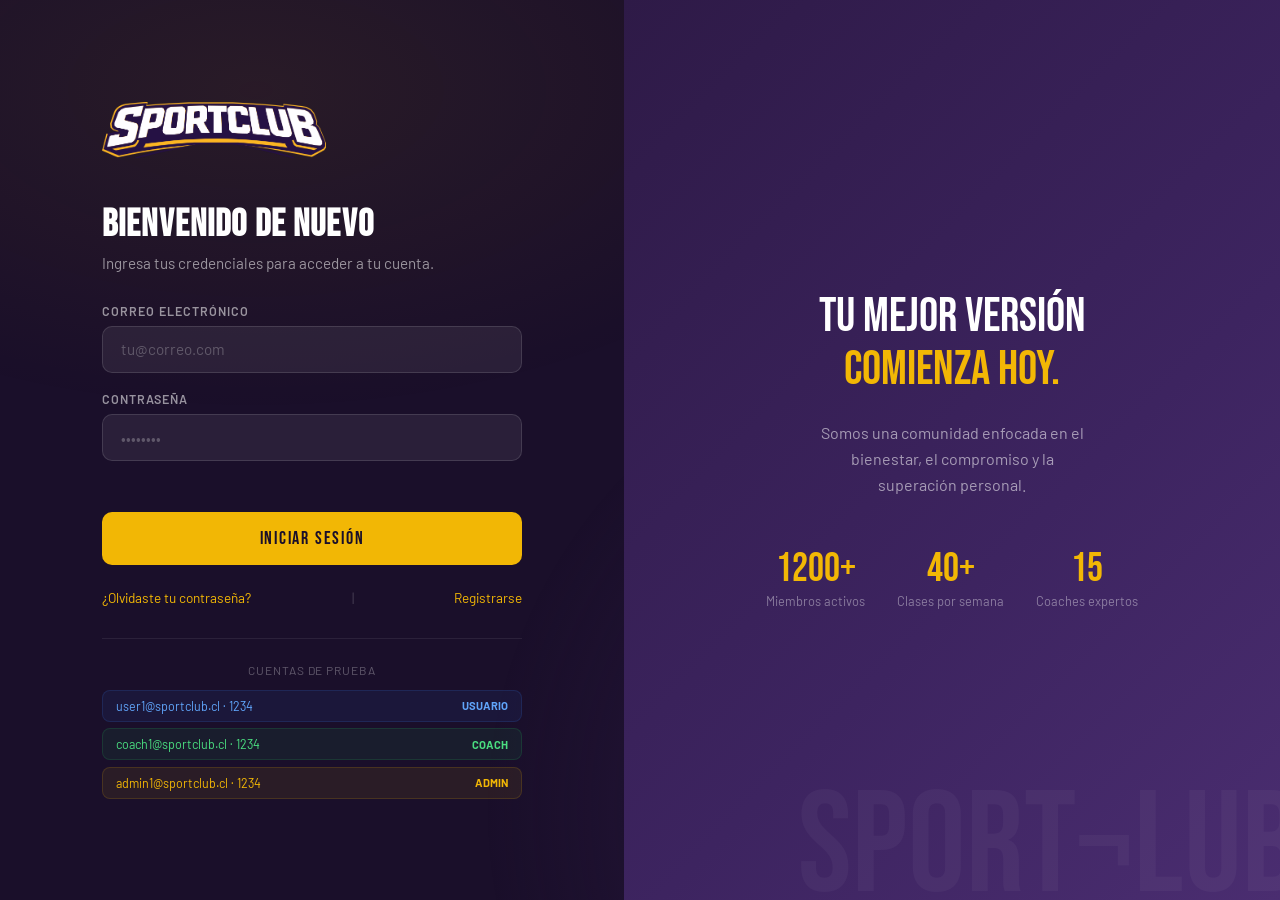
<file: perfil.html>
<!DOCTYPE html>
<html lang="es">
<head>
  <meta charset="UTF-8"/>
  <meta name="viewport" content="width=device-width, initial-scale=1.0"/>
  <title>SportClub – Mi Perfil</title>
  <link rel="stylesheet" href="styles.css"/>
  <style>
    .profile-grid {
      display:grid; grid-template-columns:260px 1fr; gap:1.5rem;
    }
    @media(max-width:900px){ .profile-grid { grid-template-columns:1fr; } }

    /* Tarjeta identidad */
    .id-card {
      background:linear-gradient(160deg,var(--purple) 0%,var(--purple-light) 100%);
      border:1px solid rgba(255,255,255,0.1); border-radius:20px;
      padding:2rem 1.5rem; text-align:center;
      display:flex; flex-direction:column; align-items:center;
      position:relative; overflow:hidden;
    }
    .id-card::before {
      content:'SC'; font-family:'Bebas Neue',sans-serif; font-size:9rem;
      color:rgba(255,255,255,0.04); position:absolute;
      bottom:-30px; right:-15px; line-height:1; pointer-events:none;
    }

    /* Avatar con hover para cambiar foto */
    .id-avatar {
      width:90px; height:90px; border-radius:50%;
      background:linear-gradient(135deg,var(--purple-light),var(--gold));
      display:grid; place-items:center;
      font-family:'Bebas Neue',sans-serif; font-size:2rem;
      border:3px solid rgba(242,183,5,0.35);
      margin-bottom:0.5rem; position:relative; z-index:1;
      overflow:hidden; cursor:pointer;
    }
    .id-avatar img {
      width:100%; height:100%; object-fit:cover; display:none; border-radius:50%;
    }
    .id-avatar img.loaded { display:block; }
    .id-avatar .initials { position:absolute; }
    .id-avatar img.loaded ~ .initials { display:none; }

    .avatar-overlay {
      position:absolute; inset:0; border-radius:50%;
      background:rgba(0,0,0,0.6); display:grid; place-items:center;
      opacity:0; transition:opacity 0.2s; font-size:1.3rem; z-index:2;
    }
    .id-avatar:hover .avatar-overlay { opacity:1; }

    .avatar-change-hint {
      font-size:0.72rem; color:var(--gold); margin-bottom:0.8rem;
      cursor:pointer; text-decoration:underline; text-underline-offset:2px;
    }
    .avatar-change-hint:hover { opacity:0.8; }

    .id-name { font-size:1.1rem; font-weight:700; margin-bottom:3px; }
    .id-sub  { font-size:0.8rem; color:var(--text-muted); margin-bottom:1rem; }

    .id-info-item {
      display:flex; align-items:center; gap:0.6rem;
      width:100%; padding:0.55rem 0; text-align:left;
      border-bottom:1px solid rgba(255,255,255,0.06);
      font-size:0.83rem; color:rgba(255,255,255,0.7);
    }
    .id-info-item:last-child { border-bottom:none; }
    .id-info-item .ico { width:18px; text-align:center; flex-shrink:0; }

    /* Modal foto */
    .photo-modal-backdrop {
      display:none; position:fixed; inset:0; z-index:300;
      background:rgba(0,0,0,0.78); backdrop-filter:blur(8px);
      align-items:center; justify-content:center; padding:1rem;
    }
    .photo-modal-backdrop.open { display:flex; }
    .photo-modal {
      background:#1e1231; border:1px solid rgba(255,255,255,0.1);
      border-radius:20px; padding:2rem; width:100%; max-width:400px;
      position:relative; animation:fadeUp 0.3s ease both;
    }
    .photo-modal-title {
      font-family:'Bebas Neue',sans-serif; font-size:1.4rem;
      letter-spacing:0.04em; margin-bottom:1.5rem; text-align:center;
    }
    .photo-preview-wrap {
      display:flex; justify-content:center; margin-bottom:1.2rem;
    }
    .photo-preview {
      width:100px; height:100px; border-radius:50%;
      background:linear-gradient(135deg,var(--purple-light),var(--gold));
      overflow:hidden; border:3px solid rgba(242,183,5,0.3);
      display:grid; place-items:center;
      font-family:'Bebas Neue',sans-serif; font-size:2.2rem;
      position:relative;
    }
    .photo-preview img {
      width:100%; height:100%; object-fit:cover; display:none; border-radius:50%;
    }
    .photo-preview img.loaded { display:block; }
    .photo-preview img.loaded ~ .prev-initials { display:none; }
    .prev-initials { position:absolute; }

    .photo-hint {
      font-size:0.78rem; color:var(--text-muted); margin-top:0.5rem; line-height:1.5;
    }
    .photo-modal-actions {
      display:flex; gap:0.8rem; justify-content:flex-end; margin-top:1.4rem; flex-wrap:wrap;
    }
    .btn-remove-photo {
      padding:0.55rem 1rem; border-radius:8px;
      border:1px solid rgba(239,68,68,0.3); background:rgba(239,68,68,0.1);
      color:#f87171; cursor:pointer; font-size:0.82rem;
      font-family:'Barlow',sans-serif; transition:all 0.2s; margin-right:auto;
    }
    .btn-remove-photo:hover { background:rgba(239,68,68,0.25); }
    .btn-cancel-photo {
      padding:0.6rem 1.2rem; border-radius:10px;
      border:1px solid rgba(255,255,255,0.15); background:transparent;
      color:var(--text-muted); cursor:pointer;
      font-family:'Barlow',sans-serif; font-size:0.9rem; transition:all 0.2s;
    }
    .btn-cancel-photo:hover { color:#fff; }
    .btn-save-photo {
      padding:0.6rem 1.3rem; border-radius:10px; border:none;
      background:var(--gold); color:var(--purple-dark);
      font-family:'Bebas Neue',sans-serif; font-size:1rem;
      letter-spacing:0.06em; cursor:pointer; transition:background 0.2s;
    }
    .btn-save-photo:hover { background:var(--gold-dark); }

    /* Secciones derechas */
    .sec-card {
      background:rgba(255,255,255,0.04);
      border:1px solid rgba(255,255,255,0.08);
      border-radius:16px; padding:1.8rem; margin-bottom:1.2rem;
    }
    .sec-card:last-child { margin-bottom:0; }
    .sec-head {
      display:flex; align-items:center; justify-content:space-between;
      margin-bottom:1.5rem;
    }
    .sec-title { font-family:'Bebas Neue',sans-serif; font-size:1.3rem; letter-spacing:0.03em; }
    .btn-edit-toggle {
      padding:0.5rem 1.1rem; border-radius:8px; border:none;
      background:var(--gold); color:var(--purple-dark);
      font-family:'Bebas Neue',sans-serif; font-size:0.9rem;
      letter-spacing:0.05em; cursor:pointer; transition:background 0.2s;
    }
    .btn-edit-toggle:hover { background:var(--gold-dark); }

    .view-mode { display:block; }
    .edit-mode { display:none;  }
    .is-editing .view-mode { display:none; }
    .is-editing .edit-mode { display:block; }

    .data-grid { display:grid; grid-template-columns:1fr 1fr; gap:1.2rem; }
    @media(max-width:600px){ .data-grid { grid-template-columns:1fr; } }

    .data-field label {
      display:block; font-size:0.72rem; font-weight:700;
      letter-spacing:0.08em; text-transform:uppercase;
      color:var(--text-muted); margin-bottom:0.4rem;
    }
    .data-field .val { font-size:0.95rem; color:#fff; font-weight:500; }

    .field-error { color:#f87171; font-size:0.78rem; margin-top:4px; display:none; }
    .input-error { border-color:#f87171 !important; }

    .msg { font-size:0.85rem; padding:0.65rem 1rem; border-radius:8px; margin-top:1rem; display:none; }
    .msg.ok  { background:rgba(34,197,94,0.15); color:#4ade80; display:block; }
    .msg.err { background:rgba(239,68,68,0.15); color:#f87171; display:block; }

    .sec-actions { display:flex; gap:0.8rem; justify-content:flex-end; margin-top:1.2rem; }
    .btn-cancel-sec {
      padding:0.6rem 1.2rem; border-radius:10px;
      border:1px solid rgba(255,255,255,0.15); background:transparent;
      color:var(--text-muted); cursor:pointer;
      font-family:'Barlow',sans-serif; font-size:0.9rem; transition:all 0.2s;
    }
    .btn-cancel-sec:hover { color:#fff; }
    .btn-save-sec {
      padding:0.6rem 1.3rem; border-radius:10px; border:none;
      background:var(--gold); color:var(--purple-dark);
      font-family:'Bebas Neue',sans-serif; font-size:1rem;
      letter-spacing:0.06em; cursor:pointer; transition:background 0.2s;
    }
    .btn-save-sec:hover { background:var(--gold-dark); }
    .btn-pw-save {
      padding:0.6rem 1.4rem; border-radius:10px; border:none;
      background:var(--user-accent); color:#fff;
      font-family:'Bebas Neue',sans-serif; font-size:1rem;
      letter-spacing:0.06em; cursor:pointer; transition:background 0.2s;
    }
    .btn-pw-save:hover { background:var(--user-dark); }

    .pw-wrap { position:relative; }
    .pw-wrap .form-input { padding-right:2.8rem; }
    .pw-eye {
      position:absolute; right:0.85rem; top:50%; transform:translateY(-50%);
      background:none; border:none; color:var(--text-muted); cursor:pointer; font-size:1rem;
    }
    .pw-eye:hover { color:#fff; }

    .breadcrumb { font-size:0.8rem; color:var(--text-muted); margin-bottom:1.5rem; }
    .breadcrumb a { color:var(--gold); text-decoration:none; }
    .breadcrumb a:hover { text-decoration:underline; }

    .photo-msg { font-size:0.82rem; margin-top:0.8rem; padding:0.5rem 0.8rem; border-radius:8px; display:none; }
    .photo-msg.ok  { background:rgba(34,197,94,0.15); color:#4ade80; display:block; }
    .photo-msg.err { background:rgba(239,68,68,0.15); color:#f87171; display:block; }
  </style>
</head>
<body class="dash-body user-theme">

  <!-- SIDEBAR -->
  <aside class="dash-sidebar">
    <div class="sidebar-logo">
      <a href="index.html"><img src="logo.png" alt="SportClub" style="height:40px;width:auto;"/></a>
    </div>
    <nav class="sidebar-nav" id="sidebar-nav"></nav>
    <div class="sidebar-bottom">
      <button class="btn-edit-profile" onclick="window.location.href='perfil.html'">
        <span class="icon">✏️</span><span>Editar perfil</span>
      </button>
      <button class="btn-logout" onclick="cerrarSesion()">
        <span class="icon">↩</span><span>Cerrar sesión</span>
      </button>
    </div>
  </aside>

  <!-- MAIN -->
  <main class="dash-main">
    <div class="breadcrumb"><a id="dash-link" href="#">Inicio</a> › Mi Perfil</div>

    <div class="dash-header">
      <div class="dash-header-left">
        <h1>Mi Perfil</h1>
        <p>Gestiona tu información personal y preferencias de cuenta</p>
      </div>
    </div>

    <div class="profile-grid">

      <!-- ── TARJETA IDENTIDAD ── -->
      <div class="id-card">

        <!-- Avatar clickeable -->
        <div class="id-avatar" onclick="abrirModalFoto()" title="Cambiar foto de perfil">
          <img id="id-avatar-img" src="" alt="Foto de perfil"/>
          <span class="initials" id="id-avatar-initials">?</span>
          <div class="avatar-overlay">📷</div>
        </div>

        <div class="avatar-change-hint" onclick="abrirModalFoto()">Cambiar foto</div>

        <div class="id-name" id="id-name">...</div>
        <div class="id-sub">Usuario del Sistema</div>
        <span class="role-badge" id="id-badge" style="margin-bottom:1.5rem;">...</span>

        <div style="width:100%;">
          <div class="id-info-item"><span class="ico">✉️</span><span id="id-email">...</span></div>
          <div class="id-info-item"><span class="ico">🎂</span><span id="id-birth">...</span></div>
          <div class="id-info-item"><span class="ico">🛡️</span><span id="id-role">...</span></div>
          <div class="id-info-item"><span class="ico">📅</span><span id="id-created">...</span></div>
        </div>
      </div>

      <!-- ── COLUMNA DERECHA ── -->
      <div>

        <!-- INFORMACIÓN PERSONAL -->
        <div class="sec-card" id="sec-info">
          <div class="sec-head">
            <div class="sec-title">📋 Información Personal</div>
            <button class="btn-edit-toggle" onclick="toggleInfo()">✏️ Editar Perfil</button>
          </div>

          <div class="view-mode">
            <div class="data-grid">
              <div class="data-field"><label>Nombre completo</label><div class="val" id="v-nombre">...</div></div>
              <div class="data-field"><label>Email</label><div class="val" id="v-email">...</div></div>
              <div class="data-field"><label>Fecha de nacimiento</label><div class="val" id="v-birth">...</div></div>
              <div class="data-field"><label>Deporte favorito</label><div class="val" id="v-sport">...</div></div>
            </div>
            <div class="data-field" style="margin-top:1.2rem;">
              <label>Otros / Metadata</label>
              <div class="val" id="v-meta" style="color:var(--text-muted);font-size:0.88rem;">—</div>
            </div>
          </div>

          <div class="edit-mode">
            <div class="data-grid">
              <div class="form-group">
                <label class="form-label">Nombre completo *</label>
                <input type="text" id="e-nombre" class="form-input" placeholder="Tu nombre completo"/>
                <div class="field-error" id="err-nombre">El nombre es obligatorio</div>
              </div>
              <div class="form-group">
                <label class="form-label">Email *</label>
                <input type="email" id="e-email" class="form-input" placeholder="tu@correo.com"/>
                <div class="field-error" id="err-email">Email inválido</div>
              </div>
              <div class="form-group">
                <label class="form-label">Fecha de nacimiento</label>
                <input type="date" id="e-birth" class="form-input"/>
              </div>
              <div class="form-group">
                <label class="form-label">Deporte favorito</label>
                <input type="text" id="e-sport" class="form-input" placeholder="Ej: CrossFit"/>
              </div>
            </div>
            <div class="form-group" style="margin-top:0.5rem;">
              <label class="form-label">Otros / Metadata</label>
              <textarea id="e-meta" class="form-input" rows="2"
                style="resize:vertical;" placeholder="Intereses, habilidades, etc."></textarea>
            </div>
            <div id="msg-info" class="msg"></div>
            <div class="sec-actions">
              <button class="btn-cancel-sec" onclick="cancelarInfo()">Cancelar</button>
              <button class="btn-save-sec" onclick="guardarInfo()">✓ Guardar cambios</button>
            </div>
          </div>
        </div>

        <!-- CAMBIAR CONTRASEÑA -->
        <div class="sec-card">
          <div class="sec-head">
            <div class="sec-title">🔒 Cambiar Contraseña</div>
          </div>
          <div class="data-grid">
            <div class="form-group">
              <label class="form-label">Contraseña actual *</label>
              <div class="pw-wrap">
                <input type="password" id="pw-actual" class="form-input" placeholder="Tu contraseña actual"/>
                <button class="pw-eye" onclick="togglePw('pw-actual',this)">👁</button>
              </div>
              <div class="field-error" id="err-pw-actual">La contraseña actual es obligatoria</div>
            </div>
            <div></div>
            <div class="form-group">
              <label class="form-label">Nueva contraseña *</label>
              <div class="pw-wrap">
                <input type="password" id="pw-nueva" class="form-input" placeholder="Mínimo 8 caracteres"/>
                <button class="pw-eye" onclick="togglePw('pw-nueva',this)">👁</button>
              </div>
              <div class="field-error" id="err-pw-nueva">Mínimo 8 caracteres</div>
            </div>
            <div class="form-group">
              <label class="form-label">Confirmar nueva contraseña *</label>
              <div class="pw-wrap">
                <input type="password" id="pw-confirm" class="form-input" placeholder="Repite la contraseña"/>
                <button class="pw-eye" onclick="togglePw('pw-confirm',this)">👁</button>
              </div>
              <div class="field-error" id="err-pw-confirm">Las contraseñas no coinciden</div>
            </div>
          </div>
          <p style="font-size:0.78rem;color:var(--text-muted);margin-top:0.8rem;">
            ℹ️ La contraseña debe tener al menos 8 caracteres, incluir números y letras.
          </p>
          <div id="msg-pw" class="msg"></div>
          <div class="sec-actions">
            <button class="btn-pw-save" onclick="cambiarPassword()">🔐 Actualizar contraseña</button>
          </div>
        </div>

      </div><!-- fin columna derecha -->
    </div>
  </main>

  <!-- ── MODAL FOTO DE PERFIL ── -->
  <div class="photo-modal-backdrop" id="modal-foto">
    <div class="photo-modal">
      <div class="photo-modal-title">📷 Foto de Perfil</div>

      <!-- Preview -->
      <div class="photo-preview-wrap">
        <div class="photo-preview">
          <img id="prev-img" src="" alt="Preview"/>
          <span class="prev-initials" id="prev-initials">?</span>
        </div>
      </div>

      <div class="form-group">
        <label class="form-label">URL de la imagen</label>
        <input type="url" id="foto-url" class="form-input"
          placeholder="https://ejemplo.com/mi-foto.jpg"
          oninput="previewFoto(this.value)"/>
        <div class="field-error" id="err-foto" style="display:none;">URL inválida o imagen no accesible</div>
        <p class="photo-hint">
          Pega la URL de una imagen pública (JPG, PNG, WebP).<br/>
          Puedes usar servicios como <strong>i.imgur.com</strong> o <strong>ui-avatars.com</strong>.
        </p>
      </div>

      <div id="msg-foto" class="photo-msg"></div>

      <div class="photo-modal-actions">
        <button class="btn-remove-photo" onclick="quitarFoto()">🗑 Quitar foto</button>
        <button class="btn-cancel-photo" onclick="cerrarModalFoto()">Cancelar</button>
        <button class="btn-save-photo"   onclick="guardarFoto()">✓ Guardar foto</button>
      </div>
    </div>
  </div>

  <script src="js/users.js"></script>
  <script src="js/dashboard.js"></script>
  <script src="js/auth.js"></script>
  <script>
    const API = "http://localhost:3000";
    let perfil = {};

    function token() { return localStorage.getItem("token"); }

    // ── SIDEBAR ───────────────────────────────────────────
    function buildSidebar(role) {
      const dash = role==="admin" ? "dashboard-admin.html"
                 : role==="coach" ? "dashboard-coach.html"
                 : "dashboard-usuario.html";
      document.getElementById("dash-link").href = dash;

      const items = role==="admin"
        ? [["🏠","Inicio",dash],["👤","Usuarios","dashboard-admin.html"],["📊","Estadísticas","#"],["🙍","Perfil","perfil.html"]]
        : role==="coach"
        ? [["🏠","Inicio",dash],["👥","Mis Alumnos","#"],["📋","Clases","#"],["🙍","Perfil","perfil.html"]]
        : [["🏠","Inicio",dash],["📅","Reservas","#"],["🏃","Clases","#"],["🙍","Perfil","perfil.html"]];

      document.getElementById("sidebar-nav").innerHTML = items.map(([ico,txt,href]) =>
        `<a class="nav-item${txt==="Perfil"?" active":""}" href="${href}">
          <span class="icon">${ico}</span><span>${txt}</span>
        </a>`
      ).join("");

      if (role==="coach")      document.body.className = "dash-body coach-theme";
      else if (role==="admin") document.body.className = "dash-body admin-theme";
    }

    // ── HELPERS ───────────────────────────────────────────
    function fmtFecha(iso) {
      if (!iso) return "—";
      const d = new Date(iso);
      return `${String(d.getDate()).padStart(2,"0")}/${String(d.getMonth()+1).padStart(2,"0")}/${d.getFullYear()}`;
    }

    function iniciales(nombre) {
      if (!nombre) return "?";
      return nombre.split(" ").map(w=>w[0]||"").join("").toUpperCase().slice(0,2);
    }

    function showErr(inputId, errId) {
      document.getElementById(inputId).classList.add("input-error");
      document.getElementById(errId).style.display = "block";
    }

    function limpiarErrores() {
      document.querySelectorAll(".field-error").forEach(e => e.style.display = "none");
      document.querySelectorAll(".input-error").forEach(e => e.classList.remove("input-error"));
    }

    // ── RENDER AVATAR (tarjeta izquierda) ─────────────────
    function renderAvatar(url, nombre) {
      const img      = document.getElementById("id-avatar-img");
      const initials = document.getElementById("id-avatar-initials");
      initials.textContent = iniciales(nombre);
      if (url) {
        img.src = url;
        img.onload  = () => img.classList.add("loaded");
        img.onerror = () => { img.classList.remove("loaded"); };
      } else {
        img.src = "";
        img.classList.remove("loaded");
      }
    }

    // ── CARGAR PERFIL ─────────────────────────────────────
    async function cargarPerfil() {
      try {
        const res  = await fetch(`${API}/api/auth/me`, {
          headers: { "Authorization":"Bearer " + token() }
        });
        const data = await res.json();
        perfil = data.data || data.user || data;
        localStorage.setItem("user", JSON.stringify(perfil));
      } catch(e) {
        perfil = user;
      }
      renderPerfil(perfil);
    }

    function renderPerfil(u) {
      const nombre  = u.full_name || u.name || "";
      const email   = u.email     || "";
      const rol     = u.role      || "user";
      const birth   = u.birth_date|| "";
      const sport   = u.metadata?.sports?.[0]?.name || "—";
      const meta    = u.metadata?.notes || u.metadata?.other || "—";
      const created = u.created_at|| "";
      const avatar  = u.metadata?.avatar || "";

      // Tarjeta izquierda
      renderAvatar(avatar, nombre);
      document.getElementById("id-name").textContent    = nombre;
      document.getElementById("id-email").textContent   = email;
      document.getElementById("id-birth").textContent   = fmtFecha(birth);
      document.getElementById("id-role").textContent    = rol.charAt(0).toUpperCase()+rol.slice(1);
      document.getElementById("id-created").textContent = fmtFecha(created);
      document.getElementById("id-badge").textContent   = rol;

      // Vista info
      document.getElementById("v-nombre").textContent = nombre;
      document.getElementById("v-email").textContent  = email;
      document.getElementById("v-birth").textContent  = fmtFecha(birth);
      document.getElementById("v-sport").textContent  = sport;
      document.getElementById("v-meta").textContent   = meta;

      // Inputs edición
      document.getElementById("e-nombre").value = nombre;
      document.getElementById("e-email").value  = email;
      document.getElementById("e-birth").value  = birth ? birth.split("T")[0] : "";
      document.getElementById("e-sport").value  = sport==="—" ? "" : sport;
      document.getElementById("e-meta").value   = meta ==="—" ? "" : meta;

      buildSidebar(rol);
    }

    // ── TOGGLE EDICIÓN INFO ───────────────────────────────
    function toggleInfo() {
      const sec = document.getElementById("sec-info");
      const btn = sec.querySelector(".btn-edit-toggle");
      sec.classList.toggle("is-editing");
      btn.textContent = sec.classList.contains("is-editing") ? "✕ Cancelar" : "✏️ Editar Perfil";
      document.getElementById("msg-info").className = "msg";
    }

    function cancelarInfo() {
      const sec = document.getElementById("sec-info");
      sec.classList.remove("is-editing");
      sec.querySelector(".btn-edit-toggle").textContent = "✏️ Editar Perfil";
      document.getElementById("msg-info").className = "msg";
      limpiarErrores();
    }

    // ── GUARDAR INFO ──────────────────────────────────────
    async function guardarInfo() {
      limpiarErrores();
      const nombre = document.getElementById("e-nombre").value.trim();
      const email  = document.getElementById("e-email").value.trim();
      const birth  = document.getElementById("e-birth").value;
      const sport  = document.getElementById("e-sport").value.trim();
      const meta   = document.getElementById("e-meta").value.trim();
      const msg    = document.getElementById("msg-info");

      let ok = true;
      if (!nombre)                    { showErr("e-nombre","err-nombre"); ok=false; }
      if (!email||!email.includes("@")){ showErr("e-email","err-email");  ok=false; }
      if (!ok) return;

      try {
        const res = await fetch(`${API}/api/auth/me`, {
          method:"PUT",
          headers:{ "Content-Type":"application/json", "Authorization":"Bearer "+token() },
          body: JSON.stringify({
            full_name: nombre, email,
            birth_date: birth || undefined,
            metadata: {
              ...perfil.metadata,
              sports: sport
                ? [{ name:sport, frequency_per_week: perfil.metadata?.sports?.[0]?.frequency_per_week||3 }]
                : [],
              notes: meta
            }
          })
        });
        const data = await res.json();

        if (!res.ok) {
          msg.textContent = data.message || "Error al actualizar.";
          msg.className = "msg err";
          return;
        }

        perfil = data.data || data.user || data;
        localStorage.setItem("user", JSON.stringify(perfil));
        renderPerfil(perfil);
        msg.textContent = "Perfil actualizado correctamente ✓";
        msg.className = "msg ok";
        setTimeout(() => cancelarInfo(), 1800);

      } catch(e) {
        msg.textContent = "Error de conexión.";
        msg.className = "msg err";
      }
    }

    // ── CAMBIAR CONTRASEÑA ────────────────────────────────
    async function cambiarPassword() {
      limpiarErrores();
      const actual   = document.getElementById("pw-actual").value.trim();
      const nueva    = document.getElementById("pw-nueva").value.trim();
      const confirma = document.getElementById("pw-confirm").value.trim();
      const msg      = document.getElementById("msg-pw");
      msg.className  = "msg";

      let ok = true;
      if (!actual)            { showErr("pw-actual","err-pw-actual");   ok=false; }
      if (nueva.length < 8)   { showErr("pw-nueva","err-pw-nueva");    ok=false; }
      if (nueva !== confirma) { showErr("pw-confirm","err-pw-confirm"); ok=false; }
      if (!ok) return;

      try {
        const res  = await fetch(`${API}/api/auth/me/password`, {
          method:"PUT",
          headers:{ "Content-Type":"application/json", "Authorization":"Bearer "+token() },
          body: JSON.stringify({ current_password:actual, new_password:nueva })
        });
        const data = await res.json();

        if (!res.ok) {
          msg.textContent = data.message || "Error al cambiar contraseña.";
          msg.className = "msg err";
          return;
        }

        msg.textContent = "Contraseña actualizada correctamente ✓";
        msg.className = "msg ok";
        ["pw-actual","pw-nueva","pw-confirm"].forEach(id =>
          document.getElementById(id).value = ""
        );
      } catch(e) {
        msg.textContent = "Error de conexión.";
        msg.className = "msg err";
      }
    }

    // ── TOGGLE VER CONTRASEÑA ─────────────────────────────
    function togglePw(id, btn) {
      const input = document.getElementById(id);
      input.type  = input.type === "password" ? "text" : "password";
      btn.textContent = input.type === "password" ? "👁" : "🙈";
    }

    // ─────────────────────────────────────────────────────
    // ── MODAL FOTO DE PERFIL ──────────────────────────────
    // ─────────────────────────────────────────────────────

    function abrirModalFoto() {
      const urlActual = perfil.metadata?.avatar || "";
      document.getElementById("foto-url").value = urlActual;
      document.getElementById("err-foto").style.display = "none";
      document.getElementById("msg-foto").className = "photo-msg";

      // Preview inicial
      const prevImg      = document.getElementById("prev-img");
      const prevInitials = document.getElementById("prev-initials");
      prevInitials.textContent = iniciales(perfil.full_name || perfil.name || "");

      if (urlActual) {
        prevImg.src = urlActual;
        prevImg.onload  = () => prevImg.classList.add("loaded");
        prevImg.onerror = () => prevImg.classList.remove("loaded");
      } else {
        prevImg.src = "";
        prevImg.classList.remove("loaded");
      }

      document.getElementById("modal-foto").classList.add("open");
    }

    function cerrarModalFoto() {
      document.getElementById("modal-foto").classList.remove("open");
    }

    // Preview en tiempo real al escribir la URL
    function previewFoto(url) {
      const prevImg = document.getElementById("prev-img");
      const errEl   = document.getElementById("err-foto");
      errEl.style.display = "none";
      prevImg.classList.remove("loaded");

      if (!url) return;

      prevImg.src    = url;
      prevImg.onload  = () => prevImg.classList.add("loaded");
      prevImg.onerror = () => {
        prevImg.classList.remove("loaded");
        errEl.style.display = "block";
      };
    }

    // Guardar URL como metadata.avatar via PUT /api/auth/me
    async function guardarFoto() {
      const url  = document.getElementById("foto-url").value.trim();
      const msg  = document.getElementById("msg-foto");
      const errEl= document.getElementById("err-foto");
      msg.className = "photo-msg";
      errEl.style.display = "none";

      if (url && !url.startsWith("http")) {
        errEl.style.display = "block";
        return;
      }

      try {
        const res = await fetch(`${API}/api/auth/me`, {
          method:"PUT",
          headers:{ "Content-Type":"application/json", "Authorization":"Bearer "+token() },
          body: JSON.stringify({
            full_name:  perfil.full_name || perfil.name,
            email:      perfil.email,
            birth_date: perfil.birth_date || undefined,
            metadata: {
              ...perfil.metadata,
              avatar: url   // ← guarda la URL en metadata.avatar
            }
          })
        });
        const data = await res.json();

        if (!res.ok) {
          msg.textContent = data.message || "Error al guardar la foto.";
          msg.className = "photo-msg err";
          return;
        }

        perfil = data.data || data.user || data;
        localStorage.setItem("user", JSON.stringify(perfil));
        renderAvatar(url, perfil.full_name || perfil.name || "");

        msg.textContent = "Foto actualizada correctamente ✓";
        msg.className = "photo-msg ok";
        setTimeout(() => cerrarModalFoto(), 1500);

      } catch(e) {
        msg.textContent = "Error de conexión.";
        msg.className = "photo-msg err";
      }
    }

    // Quitar foto
    async function quitarFoto() {
      document.getElementById("foto-url").value = "";
      previewFoto("");
      const msg = document.getElementById("msg-foto");

      try {
        const res = await fetch(`${API}/api/auth/me`, {
          method:"PUT",
          headers:{ "Content-Type":"application/json", "Authorization":"Bearer "+token() },
          body: JSON.stringify({
            full_name:  perfil.full_name || perfil.name,
            email:      perfil.email,
            birth_date: perfil.birth_date || undefined,
            metadata: { ...perfil.metadata, avatar: "" }
          })
        });
        const data = await res.json();

        if (!res.ok) {
          msg.textContent = "Error al quitar la foto.";
          msg.className = "photo-msg err";
          return;
        }

        perfil = data.data || data.user || data;
        localStorage.setItem("user", JSON.stringify(perfil));
        renderAvatar("", perfil.full_name || perfil.name || "");

        msg.textContent = "Foto eliminada correctamente ✓";
        msg.className = "photo-msg ok";
        setTimeout(() => cerrarModalFoto(), 1500);

      } catch(e) {
        msg.textContent = "Error de conexión.";
        msg.className = "photo-msg err";
      }
    }

    // ── INIT ──────────────────────────────────────────────
    cargarPerfil();

    // Cerrar modal al hacer clic fuera
    document.getElementById("modal-foto").addEventListener("click", function(e) {
      if (e.target === this) cerrarModalFoto();
    });
  </script>
</body>
</html>
</file>
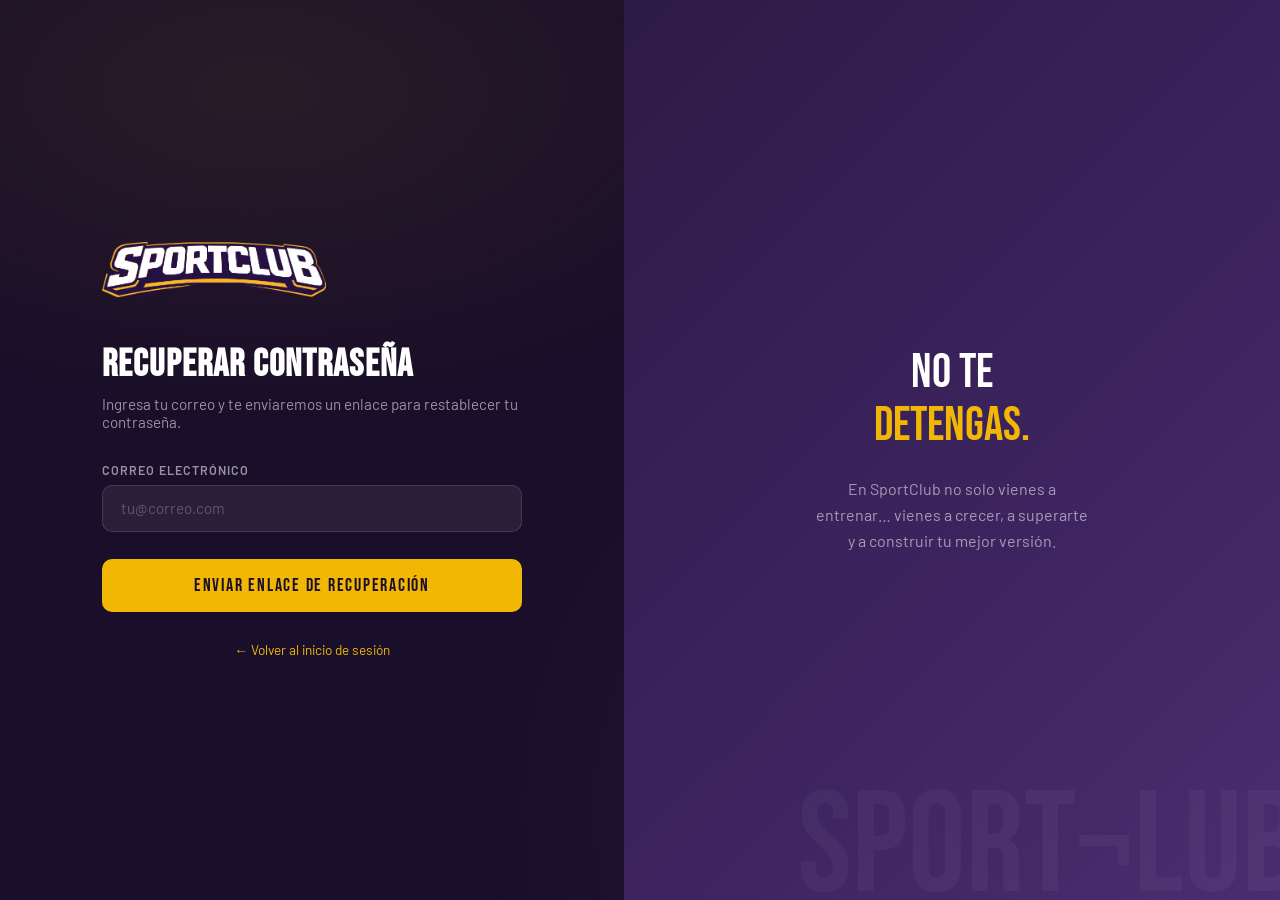
<file: recover.html>
<!DOCTYPE html>
<html lang="es">
<head>
  <meta charset="UTF-8" />
  <meta name="viewport" content="width=device-width, initial-scale=1.0" />
  <title>SportClub – Recuperar Contraseña</title>
  <link rel="stylesheet" href="styles.css" />
</head>
<body class="auth-body">

  <div class="auth-panel">
    <div class="auth-card">

      <div class="auth-logo">
        <a href="login.html"><img src="logo.png" alt="SportClub" style="height:56px; width:auto;" /></a>
      </div>

      <h1 class="auth-title">Recuperar contraseña</h1>
      <p class="auth-subtitle">Ingresa tu correo y te enviaremos un enlace para restablecer tu contraseña.</p>

      <div id="formSection">
        <div class="form-group">
          <label class="form-label">Correo electrónico</label>
          <input type="email" id="emailInput" class="form-input" placeholder="tu@correo.com" />
        </div>

        <button class="btn-primary" onclick="sendRecovery()">Enviar enlace de recuperación</button>
      </div>

      <!-- Mensaje de confirmación (oculto por defecto) -->
      <div id="confirmSection" style="display:none;">
        <div class="confirm-box">
          <div class="confirm-icon">✓</div>
          <div class="confirm-text">
            <strong>¡Enlace enviado!</strong>
            Se ha enviado un enlace de recuperación a <span id="sentEmail" style="color:var(--gold);"></span>. Revisa tu bandeja de entrada y sigue las instrucciones.
          </div>
        </div>
        <p style="font-size:0.82rem; color:rgba(255,255,255,0.35); margin-top:1rem; text-align:center; line-height:1.5;">
          ¿No llegó el correo? Revisa tu carpeta de spam o
          <a href="#" onclick="resetForm()" style="color:var(--gold); text-decoration:none;">intenta de nuevo</a>.
        </p>
      </div>

      <div class="auth-links" style="justify-content:center; margin-top:1.8rem;">
        <a href="login.html">← Volver al inicio de sesión</a>
      </div>
    </div>
  </div>

  <div class="auth-visual">
    <div class="auth-visual-tagline">
      No te<em>detengas.</em>
    </div>
    <p class="auth-visual-sub">
      En SportClub no solo vienes a entrenar… vienes a crecer, a superarte y a construir tu mejor versión.
    </p>
  </div>

  <script>
    function sendRecovery() {
      const email = document.getElementById('emailInput').value.trim();
      if (!email || !email.includes('@')) {
        document.getElementById('emailInput').style.borderColor = '#f87171';
        setTimeout(() => document.getElementById('emailInput').style.borderColor = '', 1500);
        return;
      }
      document.getElementById('sentEmail').textContent = email;
      document.getElementById('formSection').style.display = 'none';
      document.getElementById('confirmSection').style.display = 'block';
    }
    function resetForm() {
      document.getElementById('emailInput').value = '';
      document.getElementById('formSection').style.display = 'block';
      document.getElementById('confirmSection').style.display = 'none';
    }
  </script>
</body>
</html>
</file>
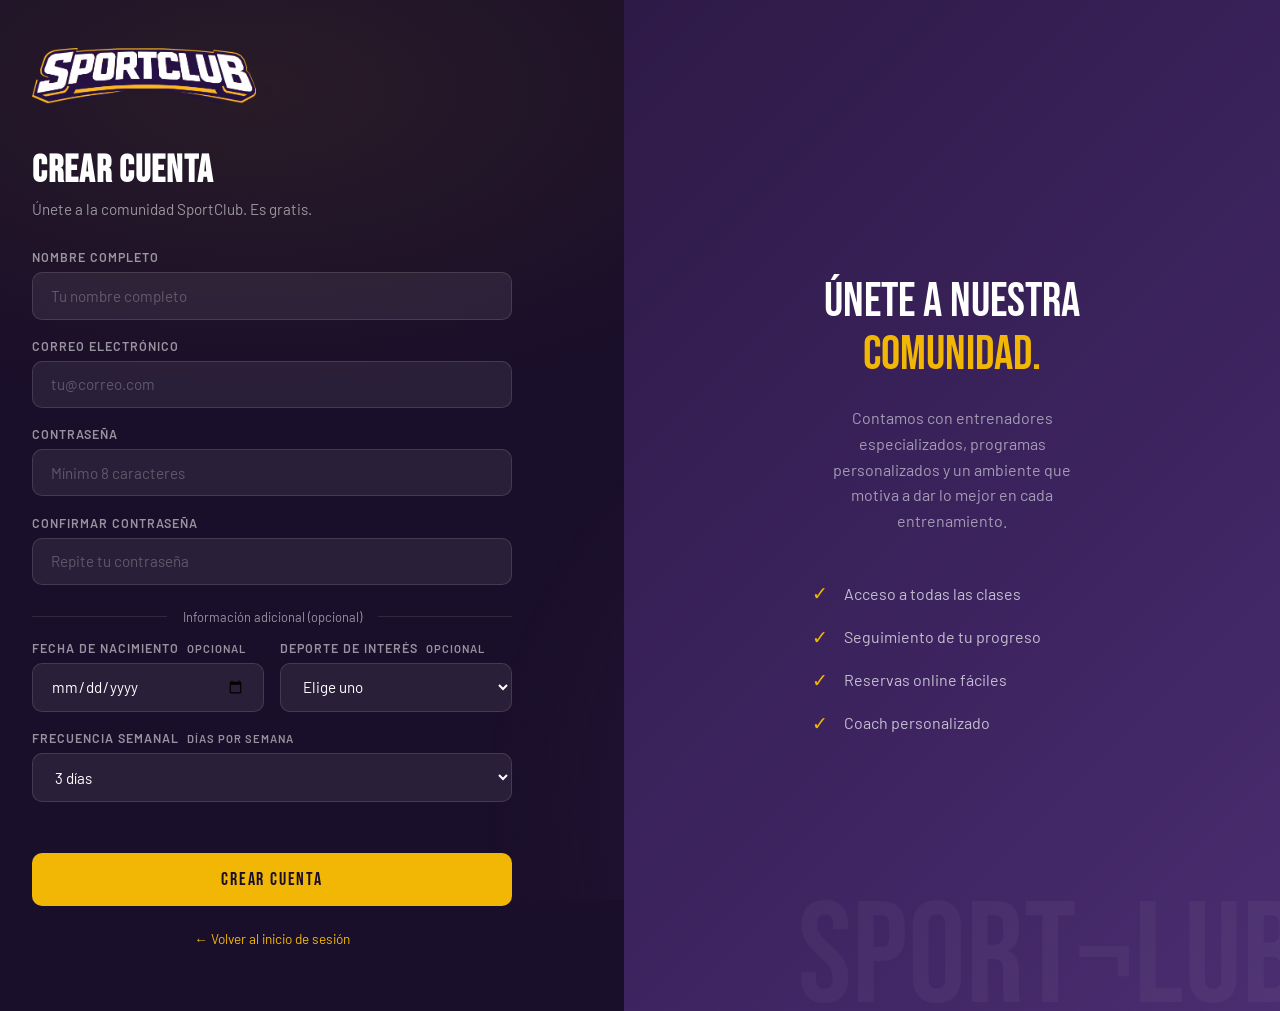
<file: register.html>
<!DOCTYPE html>
<html lang="es">
<head>
  <meta charset="UTF-8" />
  <meta name="viewport" content="width=device-width, initial-scale=1.0" />
  <title>SportClub – Registro</title>
  <link rel="stylesheet" href="styles.css" />
</head>
<body class="auth-body">

  <div class="auth-panel" style="overflow-y:auto; align-items:flex-start; padding-top:2rem;">
    <div class="auth-card" style="max-width:480px; padding:1rem 0;">

      <div class="auth-logo">
        <a href="login.html"><img src="logo.png" alt="SportClub" style="height:56px; width:auto;" /></a>
      </div>

      <h1 class="auth-title">Crear cuenta</h1>
      <p class="auth-subtitle">Únete a la comunidad SportClub. Es gratis.</p>

      <!-- Obligatorios -->
      <div class="form-group">
        <label class="form-label">Nombre completo</label>
        <input type="text" id="full_name" class="form-input" placeholder="Tu nombre completo" />
      </div>

      <div class="form-group">
        <label class="form-label">Correo electrónico</label>
        <input type="email" id="email" class="form-input" placeholder="tu@correo.com" />
      </div>

      <div class="form-group">
        <label class="form-label">Contraseña</label>
        <input type="password" id="password" class="form-input" placeholder="Mínimo 8 caracteres" />
      </div>

      <div class="form-group">
        <label class="form-label">Confirmar contraseña</label>
        <input type="password" id="confirm_password" class="form-input" placeholder="Repite tu contraseña" />
      </div>

      <!-- Opcionales -->
      <div class="section-divider">Información adicional (opcional)</div>

      <div class="form-row">
        <div class="form-group">
          <label class="form-label">Fecha de nacimiento <span class="optional-label">opcional</span></label>
          <input type="date" id="birth_date" class="form-input" />
        </div>
        <div class="form-group">
          <label class="form-label">Deporte de interés <span class="optional-label">opcional</span></label>
          <select id="sport" class="form-select">
            <option value="" selected>Elige uno</option>
            <option value="football">Fútbol</option>
            <option value="crossfit">CrossFit</option>
            <option value="yoga">Yoga</option>
            <option value="spinning">Spinning</option>
            <option value="boxing">Boxeo</option>
            <option value="hiit">HIIT</option>
            <option value="other">Otro</option>
          </select>
        </div>
      </div>

      <div class="form-group">
        <label class="form-label">Frecuencia semanal <span class="optional-label">días por semana</span></label>
        <select id="frequency" class="form-select">
          <option value="1">1 día</option>
          <option value="2">2 días</option>
          <option value="3" selected>3 días</option>
          <option value="4">4 días</option>
          <option value="5">5 días</option>
          <option value="6">6 días</option>
          <option value="7">7 días</option>
        </select>
      </div>

      <!-- Mensaje de error / éxito -->
      <p id="register-message" style="font-size:0.88rem; margin-bottom:0.4rem; min-height:1.2em;"></p>

      <button class="btn-primary" onclick="handleRegister()">Crear cuenta</button>

      <div class="auth-links" style="justify-content:center;">
        <a href="login.html">← Volver al inicio de sesión</a>
      </div>
    </div>
  </div>

  <div class="auth-visual">
    <div class="auth-visual-tagline">
      Únete a nuestra<em>comunidad.</em>
    </div>
    <p class="auth-visual-sub">
      Contamos con entrenadores especializados, programas personalizados y un ambiente que motiva a dar lo mejor en cada entrenamiento.
    </p>
    <div style="margin-top:3rem; display:flex; flex-direction:column; gap:1.2rem; width:100%; max-width:280px;">
      <div style="display:flex; align-items:center; gap:1rem; color:rgba(255,255,255,0.7);">
        <span style="color:var(--gold); font-size:1.2rem;">✓</span>
        <span>Acceso a todas las clases</span>
      </div>
      <div style="display:flex; align-items:center; gap:1rem; color:rgba(255,255,255,0.7);">
        <span style="color:var(--gold); font-size:1.2rem;">✓</span>
        <span>Seguimiento de tu progreso</span>
      </div>
      <div style="display:flex; align-items:center; gap:1rem; color:rgba(255,255,255,0.7);">
        <span style="color:var(--gold); font-size:1.2rem;">✓</span>
        <span>Reservas online fáciles</span>
      </div>
      <div style="display:flex; align-items:center; gap:1rem; color:rgba(255,255,255,0.7);">
        <span style="color:var(--gold); font-size:1.2rem;">✓</span>
        <span>Coach personalizado</span>
      </div>
    </div>
  </div>

  <script>
    async function handleRegister() {
      const full_name      = document.getElementById("full_name").value.trim();
      const email          = document.getElementById("email").value.trim();
      const password       = document.getElementById("password").value.trim();
      const confirm        = document.getElementById("confirm_password").value.trim();
      const birth_date     = document.getElementById("birth_date").value;
      const sport          = document.getElementById("sport").value;
      const frequency      = parseInt(document.getElementById("frequency").value);
      const msgEl          = document.getElementById("register-message");

      // Limpiar mensaje anterior
      msgEl.style.color   = "#f87171";
      msgEl.textContent   = "";

      // ── Validaciones ──────────────────────────────────────
      if (!full_name || !email || !password || !confirm) {
        msgEl.textContent = "Por favor completa todos los campos obligatorios.";
        return;
      }
      if (password.length < 8) {
        msgEl.textContent = "La contraseña debe tener al menos 8 caracteres.";
        return;
      }
      if (password !== confirm) {
        msgEl.textContent = "Las contraseñas no coinciden.";
        return;
      }

      // ── Construir body según lo que espera la API ─────────
      const body = {
        full_name,
        email,
        password,
        role: "user",                  // siempre "user" al registrarse
        must_change_password: false,
        birth_date: birth_date || "2000-01-01",
        metadata: {
          sports: sport ? [{ name: sport, frequency_per_week: frequency }] : []
        }
      };

      try {
        const response = await fetch("http://localhost:3000/api/auth/register", {
          method: "POST",
          headers: { "Content-Type": "application/json" },
          body: JSON.stringify(body)
        });

        const data = await response.json();
        console.log("Respuesta registro:", data);

        if (!response.ok) {
          msgEl.textContent = data.message || "Error al registrar. Intenta de nuevo.";
          return;
        }

        // ── Éxito: mostrar mensaje y redirigir al login ────
        msgEl.style.color = "#4ade80";
        msgEl.textContent = "¡Cuenta creada con éxito! Redirigiendo al login...";

        setTimeout(() => {
          window.location.href = "login.html";
        }, 2000);

      } catch (error) {
        console.error("Error:", error);
        msgEl.textContent = "No se pudo conectar con el servidor. ¿Está corriendo en el puerto 3000?";
      }
    }
  </script>

</body>
</html>
</file>
<file: styles.css>
@import url('https://fonts.googleapis.com/css2?family=Bebas+Neue&family=Barlow:wght@300;400;500;600;700&family=Barlow+Condensed:wght@400;600;700&display=swap');

/* ─── TOKENS ─────────────────────────────────────────────── */
:root {
  --purple:   #2E1A47;
  --gold:     #F2B705;
  --white:    #FFFFFF;
  --purple-light: #3d2460;
  --purple-dark:  #1a0f2a;
  --gold-dark:    #c99500;
  --text-muted: rgba(255,255,255,0.55);

  /* role colors */
  --user-accent:  #3B82F6;
  --user-dark:    #1d4ed8;
  --coach-accent: #22c55e;
  --coach-dark:   #15803d;
  --admin-accent: #2E1A47;
  --admin-dark:   #1a0f2a;
}

*, *::before, *::after { box-sizing: border-box; margin: 0; padding: 0; }

body {
  font-family: 'Barlow', sans-serif;
  background: var(--purple-dark);
  color: var(--white);
  min-height: 100vh;
  overflow-x: hidden;
}

/* ─── BACKGROUND TEXTURE ────────────────────────────────── */
body::before {
  content: '';
  position: fixed; inset: 0;
  background:
    radial-gradient(ellipse 80% 60% at 20% 10%, rgba(242,183,5,0.07) 0%, transparent 60%),
    radial-gradient(ellipse 60% 80% at 80% 90%, rgba(46,26,71,0.8) 0%, transparent 70%);
  pointer-events: none; z-index: 0;
}

/* ─── LOGO TEXT ─────────────────────────────────────────── */
.logo {
  font-family: 'Bebas Neue', sans-serif;
  font-size: 2rem;
  letter-spacing: 0.05em;
  color: var(--white);
  display: flex; align-items: center; gap: 6px;
  text-decoration: none;
}
.logo span { color: var(--gold); }
.logo-icon {
  width: 36px; height: 36px;
  background: var(--gold);
  border-radius: 8px;
  display: grid; place-items: center;
  color: var(--purple-dark);
  font-size: 1.1rem; font-weight: 900;
}

/* ─── AUTH PAGES ────────────────────────────────────────── */
.auth-body {
  display: flex; align-items: stretch; min-height: 100vh;
}

.auth-panel {
  flex: 1;
  display: flex; flex-direction: column;
  justify-content: center; align-items: center;
  padding: 3rem 2rem;
  position: relative; z-index: 1;
}

.auth-visual {
  flex: 1;
  background: linear-gradient(135deg, var(--purple) 0%, var(--purple-light) 60%, #4a2d70 100%);
  display: flex; flex-direction: column;
  justify-content: center; align-items: center;
  padding: 3rem;
  position: relative; overflow: hidden;
}
.auth-visual::before {
  content: 'SPORT\ACLUB';
  white-space: pre;
  font-family: 'Bebas Neue', sans-serif;
  font-size: 9rem; line-height: 1;
  color: rgba(255,255,255,0.04);
  position: absolute; bottom: -20px; right: -20px;
  text-align: right;
}
.auth-visual-tagline {
  font-family: 'Bebas Neue', sans-serif;
  font-size: 3rem; line-height: 1.1;
  text-align: center;
  text-transform: uppercase;
}
.auth-visual-tagline em { color: var(--gold); font-style: normal; display: block; }
.auth-visual-sub {
  margin-top: 1.5rem;
  color: var(--text-muted);
  font-size: 1rem; text-align: center;
  max-width: 280px; line-height: 1.6;
}

.auth-card {
  width: 100%; max-width: 420px;
}
.auth-logo { margin-bottom: 2.5rem; }
.auth-title {
  font-family: 'Bebas Neue', sans-serif;
  font-size: 2.4rem; letter-spacing: 0.03em;
  margin-bottom: 0.4rem;
}
.auth-subtitle { color: var(--text-muted); font-size: 0.95rem; margin-bottom: 2rem; }

.form-group { margin-bottom: 1.2rem; }
.form-label {
  display: block;
  font-size: 0.78rem; font-weight: 600;
  letter-spacing: 0.08em; text-transform: uppercase;
  color: var(--text-muted);
  margin-bottom: 0.5rem;
}
.form-input {
  width: 100%;
  background: rgba(255,255,255,0.07);
  border: 1.5px solid rgba(255,255,255,0.12);
  border-radius: 10px;
  padding: 0.85rem 1.1rem;
  color: var(--white);
  font-family: 'Barlow', sans-serif;
  font-size: 0.95rem;
  transition: border-color 0.2s, background 0.2s;
  outline: none;
}
.form-input::placeholder { color: rgba(255,255,255,0.25); }
.form-input:focus {
  border-color: var(--gold);
  background: rgba(242,183,5,0.06);
}
.form-select {
  width: 100%;
  background: rgba(255,255,255,0.07);
  border: 1.5px solid rgba(255,255,255,0.12);
  border-radius: 10px;
  padding: 0.85rem 1.1rem;
  color: var(--white);
  font-family: 'Barlow', sans-serif;
  font-size: 0.95rem;
  outline: none; cursor: pointer;
  transition: border-color 0.2s;
}
.form-select:focus { border-color: var(--gold); }
.form-select option { background: var(--purple-dark); }

.btn-primary {
  width: 100%;
  background: var(--gold);
  color: var(--purple-dark);
  border: none;
  border-radius: 10px;
  padding: 1rem;
  font-family: 'Bebas Neue', sans-serif;
  font-size: 1.1rem; letter-spacing: 0.1em;
  cursor: pointer;
  transition: background 0.2s, transform 0.1s;
  margin-top: 0.5rem;
}
.btn-primary:hover { background: var(--gold-dark); }
.btn-primary:active { transform: scale(0.98); }

.auth-links {
  display: flex; justify-content: space-between; align-items: center;
  margin-top: 1.5rem;
  font-size: 0.85rem;
}
.auth-links a {
  color: var(--gold);
  text-decoration: none;
  transition: opacity 0.2s;
}
.auth-links a:hover { opacity: 0.75; }
.auth-divider { color: rgba(255,255,255,0.2); }

.form-row { display: grid; grid-template-columns: 1fr 1fr; gap: 1rem; }

.optional-label {
  font-size: 0.7rem; color: var(--text-muted); margin-left: 4px;
}

.section-divider {
  display: flex; align-items: center; gap: 1rem;
  margin: 1.5rem 0 1rem;
  color: var(--text-muted); font-size: 0.8rem;
}
.section-divider::before, .section-divider::after {
  content: ''; flex: 1;
  height: 1px; background: rgba(255,255,255,0.1);
}

/* ─── CONFIRMATION MESSAGE ──────────────────────────────── */
.confirm-box {
  background: rgba(34,197,94,0.12);
  border: 1px solid rgba(34,197,94,0.3);
  border-radius: 12px;
  padding: 1.2rem 1.4rem;
  display: flex; align-items: flex-start; gap: 1rem;
  margin-top: 1rem;
}
.confirm-icon {
  width: 36px; height: 36px; flex-shrink: 0;
  background: rgba(34,197,94,0.2);
  border-radius: 50%; display: grid; place-items: center;
  color: #22c55e; font-size: 1.1rem;
}
.confirm-text { font-size: 0.9rem; color: rgba(255,255,255,0.85); line-height: 1.5; }
.confirm-text strong { color: #22c55e; display: block; margin-bottom: 2px; }

/* ─── DASHBOARD LAYOUT ──────────────────────────────────── */
.dash-body {
  display: flex; min-height: 100vh;
  background: #0f0a1a;
}

.dash-sidebar {
  width: 230px; flex-shrink: 0;
  background: linear-gradient(180deg, var(--purple) 0%, var(--purple-dark) 100%);
  display: flex; flex-direction: column;
  padding: 1.8rem 0;
  position: fixed; top: 0; left: 0; bottom: 0;
  z-index: 10;
  border-right: 1px solid rgba(255,255,255,0.06);
}

.sidebar-logo {
  padding: 0 1.5rem 2rem;
  border-bottom: 1px solid rgba(255,255,255,0.08);
  margin-bottom: 1.5rem;
}

.sidebar-nav { flex: 1; padding: 0 0.75rem; }
.nav-item {
  display: flex; align-items: center; gap: 0.75rem;
  padding: 0.75rem 0.9rem;
  border-radius: 10px;
  color: var(--text-muted);
  text-decoration: none;
  font-size: 0.92rem; font-weight: 500;
  transition: all 0.2s;
  cursor: pointer; border: none; background: none;
  width: 100%; text-align: left;
  margin-bottom: 4px;
}
.nav-item:hover { color: var(--white); background: rgba(255,255,255,0.07); }
.nav-item.active { color: var(--white); font-weight: 600; }
.nav-item .icon { font-size: 1rem; width: 20px; text-align: center; }

/* role-specific active nav */
.user-theme .nav-item.active { background: rgba(59,130,246,0.2); color: var(--user-accent); }
.coach-theme .nav-item.active { background: rgba(34,197,94,0.2); color: var(--coach-accent); }
.admin-theme .nav-item.active { background: rgba(242,183,5,0.15); color: var(--gold); }

.sidebar-bottom { padding: 0 0.75rem; border-top: 1px solid rgba(255,255,255,0.08); padding-top: 1rem; }

.btn-logout {
  display: flex; align-items: center; gap: 0.75rem;
  padding: 0.75rem 0.9rem;
  border-radius: 10px;
  color: rgba(255,100,100,0.7);
  font-size: 0.92rem; font-weight: 500;
  cursor: pointer; border: none; background: none;
  width: 100%; text-align: left;
  transition: all 0.2s;
}
.btn-logout:hover { color: #f87171; background: rgba(248,113,113,0.1); }

.btn-edit-profile {
  display: flex; align-items: center; gap: 0.75rem;
  padding: 0.75rem 0.9rem;
  border-radius: 10px;
  color: var(--gold);
  font-size: 0.92rem; font-weight: 500;
  cursor: pointer; border: none; background: none;
  width: 100%; text-align: left;
  transition: all 0.2s;
  margin-bottom: 4px;
}
.btn-edit-profile:hover { background: rgba(242,183,5,0.1); }

/* ─── MAIN CONTENT ──────────────────────────────────────── */
.dash-main {
  margin-left: 230px;
  flex: 1; padding: 2rem;
  position: relative; z-index: 1;
}

.dash-header {
  display: flex; align-items: center; justify-content: space-between;
  margin-bottom: 2rem;
}
.dash-header-left h1 {
  font-family: 'Bebas Neue', sans-serif;
  font-size: 1.9rem; letter-spacing: 0.03em;
}
.dash-header-left p { color: var(--text-muted); font-size: 0.9rem; margin-top: 2px; }

.role-badge {
  padding: 0.35rem 1rem;
  border-radius: 20px;
  font-size: 0.75rem; font-weight: 700;
  letter-spacing: 0.1em; text-transform: uppercase;
}
.user-theme .role-badge { background: rgba(59,130,246,0.2); color: var(--user-accent); border: 1px solid rgba(59,130,246,0.3); }
.coach-theme .role-badge { background: rgba(34,197,94,0.2); color: var(--coach-accent); border: 1px solid rgba(34,197,94,0.3); }
.admin-theme .role-badge { background: rgba(242,183,5,0.15); color: var(--gold); border: 1px solid rgba(242,183,5,0.25); }

/* ─── CARDS ─────────────────────────────────────────────── */
.card {
  background: rgba(255,255,255,0.04);
  border: 1px solid rgba(255,255,255,0.08);
  border-radius: 16px;
  padding: 1.5rem;
}
.card-title {
  font-family: 'Barlow Condensed', sans-serif;
  font-size: 0.8rem; font-weight: 600;
  letter-spacing: 0.1em; text-transform: uppercase;
  color: var(--text-muted);
  margin-bottom: 1.2rem;
  display: flex; align-items: center; gap: 0.5rem;
}
.card-title::before {
  content: ''; width: 3px; height: 14px; border-radius: 2px;
  background: var(--gold);
}
.user-theme .card-title::before { background: var(--user-accent); }
.coach-theme .card-title::before { background: var(--coach-accent); }

/* ─── STAT CARDS ─────────────────────────────────────────── */
.stat-cards { display: grid; grid-template-columns: repeat(auto-fit, minmax(160px,1fr)); gap: 1rem; margin-bottom: 1.5rem; }
.stat-card {
  background: rgba(255,255,255,0.04);
  border: 1px solid rgba(255,255,255,0.08);
  border-radius: 14px; padding: 1.2rem 1.4rem;
}
.stat-value { font-family: 'Bebas Neue', sans-serif; font-size: 2.5rem; line-height: 1; }
.stat-label { font-size: 0.78rem; color: var(--text-muted); margin-top: 4px; text-transform: uppercase; letter-spacing: 0.06em; }

.user-theme .stat-value { color: var(--user-accent); }
.coach-theme .stat-value { color: var(--coach-accent); }
.admin-theme .stat-value { color: var(--gold); }

/* ─── GRID LAYOUTS ──────────────────────────────────────── */
.grid-2 { display: grid; grid-template-columns: 1fr 1fr; gap: 1.2rem; }
.grid-3 { display: grid; grid-template-columns: repeat(3,1fr); gap: 1.2rem; }
.grid-auto { display: grid; grid-template-columns: repeat(auto-fit, minmax(280px,1fr)); gap: 1.2rem; }

/* ─── PROFILE SECTION ───────────────────────────────────── */
.profile-block {
  display: flex; align-items: center; gap: 1.2rem;
}
.avatar {
  width: 56px; height: 56px; border-radius: 50%;
  background: linear-gradient(135deg, var(--purple-light), var(--gold));
  display: grid; place-items: center;
  font-family: 'Bebas Neue', sans-serif; font-size: 1.5rem;
  flex-shrink: 0;
}
.profile-name { font-size: 1.1rem; font-weight: 600; }
.profile-email { color: var(--text-muted); font-size: 0.85rem; margin-top: 2px; }
.profile-meta { display: flex; gap: 0.5rem; margin-top: 8px; flex-wrap: wrap; }
.tag {
  padding: 0.25rem 0.65rem; border-radius: 20px;
  font-size: 0.72rem; font-weight: 600; letter-spacing: 0.06em;
  background: rgba(242,183,5,0.12); color: var(--gold);
  text-transform: uppercase;
}

/* ─── CLASS CARDS ───────────────────────────────────────── */
.class-list { display: flex; flex-direction: column; gap: 0.65rem; }
.class-item {
  display: flex; align-items: center; justify-content: space-between;
  background: rgba(255,255,255,0.04);
  border: 1px solid rgba(255,255,255,0.07);
  border-radius: 10px; padding: 0.85rem 1rem;
}
.class-info .class-name { font-weight: 600; font-size: 0.95rem; }
.class-info .class-time { font-size: 0.8rem; color: var(--text-muted); margin-top: 2px; }
.btn-reserve {
  padding: 0.45rem 1rem;
  border-radius: 8px; border: none;
  font-family: 'Barlow Condensed', sans-serif;
  font-size: 0.85rem; font-weight: 700;
  letter-spacing: 0.05em; cursor: pointer;
  transition: all 0.2s;
}
.user-theme .btn-reserve { background: rgba(59,130,246,0.2); color: var(--user-accent); border: 1px solid rgba(59,130,246,0.3); }
.user-theme .btn-reserve:hover { background: var(--user-accent); color: white; }

/* ─── TABLE ─────────────────────────────────────────────── */
.data-table { width: 100%; border-collapse: collapse; }
.data-table th {
  text-align: left; padding: 0.6rem 0.8rem;
  font-size: 0.72rem; font-weight: 700;
  letter-spacing: 0.08em; text-transform: uppercase;
  color: var(--text-muted);
  border-bottom: 1px solid rgba(255,255,255,0.08);
}
.data-table td {
  padding: 0.8rem;
  font-size: 0.9rem;
  border-bottom: 1px solid rgba(255,255,255,0.04);
}
.data-table tr:last-child td { border-bottom: none; }
.data-table tr:hover td { background: rgba(255,255,255,0.02); }

/* ─── SCHEDULE GRID ─────────────────────────────────────── */
.schedule-grid {
  display: grid;
  grid-template-columns: 80px repeat(5, 1fr);
  gap: 6px;
}
.sch-header {
  text-align: center;
  font-size: 0.72rem; font-weight: 700;
  letter-spacing: 0.08em; text-transform: uppercase;
  color: var(--text-muted); padding: 0.4rem;
}
.sch-time { color: var(--text-muted); font-size: 0.8rem; display: flex; align-items: center; }
.sch-cell {
  background: rgba(255,255,255,0.03);
  border: 1px solid rgba(255,255,255,0.06);
  border-radius: 8px; padding: 0.5rem;
  font-size: 0.78rem; text-align: center;
  min-height: 52px; display: flex; flex-direction: column;
  justify-content: center;
}
.sch-cell.active {
  border-color: rgba(34,197,94,0.3);
  background: rgba(34,197,94,0.08);
  color: var(--coach-accent);
  font-weight: 600;
}
.sch-cell.empty { background: transparent; border-color: transparent; }

/* ─── ADMIN SPECIFIC ────────────────────────────────────── */
.user-row { display: flex; align-items: center; gap: 0.9rem; padding: 0.7rem 0; border-bottom: 1px solid rgba(255,255,255,0.05); }
.user-row:last-child { border-bottom: none; }
.user-row-avatar { width: 34px; height: 34px; border-radius: 50%; background: var(--purple-light); display: grid; place-items: center; font-size: 0.8rem; font-weight: 700; flex-shrink: 0; }
.user-row-info .name { font-size: 0.9rem; font-weight: 600; }
.user-row-info .email { font-size: 0.78rem; color: var(--text-muted); }
.user-row-role { margin-left: auto; }
.role-pill {
  padding: 0.2rem 0.65rem; border-radius: 20px;
  font-size: 0.7rem; font-weight: 700; letter-spacing: 0.06em;
  text-transform: uppercase;
}
.role-pill.usuario { background: rgba(59,130,246,0.15); color: #60a5fa; }
.role-pill.coach { background: rgba(34,197,94,0.15); color: #4ade80; }
.role-pill.admin { background: rgba(242,183,5,0.15); color: var(--gold); }
.btn-edit-row {
  padding: 0.3rem 0.7rem; border-radius: 6px;
  border: 1px solid rgba(255,255,255,0.1);
  background: rgba(255,255,255,0.05);
  color: var(--text-muted); font-size: 0.78rem;
  cursor: pointer; margin-left: 0.5rem;
  transition: all 0.2s;
}
.btn-edit-row:hover { color: white; border-color: rgba(255,255,255,0.3); }

/* ─── RESERVATION LIST ──────────────────────────────────── */
.reservation-item {
  display: flex; align-items: center; gap: 1rem;
  padding: 0.9rem;
  background: rgba(255,255,255,0.04);
  border: 1px solid rgba(255,255,255,0.07);
  border-radius: 10px; margin-bottom: 0.5rem;
}
.res-dot { width: 10px; height: 10px; border-radius: 50%; background: var(--user-accent); flex-shrink: 0; }
.res-name { font-weight: 600; font-size: 0.93rem; }
.res-date { font-size: 0.8rem; color: var(--text-muted); }
.res-status {
  margin-left: auto; padding: 0.22rem 0.7rem; border-radius: 20px;
  font-size: 0.7rem; font-weight: 700; text-transform: uppercase;
  background: rgba(59,130,246,0.15); color: #60a5fa;
}

/* ─── RESPONSIVE ────────────────────────────────────────── */
@media (max-width: 768px) {
  .auth-visual { display: none; }
  .grid-2, .grid-3 { grid-template-columns: 1fr; }
  .dash-sidebar { width: 60px; }
  .dash-sidebar .logo span, .nav-item span, .btn-logout span, .btn-edit-profile span, .sidebar-logo .logo { font-size: 0; }
  .dash-main { margin-left: 60px; }
}

/* ─── ANIMATIONS ────────────────────────────────────────── */
@keyframes fadeUp {
  from { opacity: 0; transform: translateY(20px); }
  to   { opacity: 1; transform: translateY(0); }
}
.auth-card { animation: fadeUp 0.5s ease both; }
.card, .stat-card { animation: fadeUp 0.4s ease both; }
.card:nth-child(2) { animation-delay: 0.08s; }
.card:nth-child(3) { animation-delay: 0.16s; }
</file>
